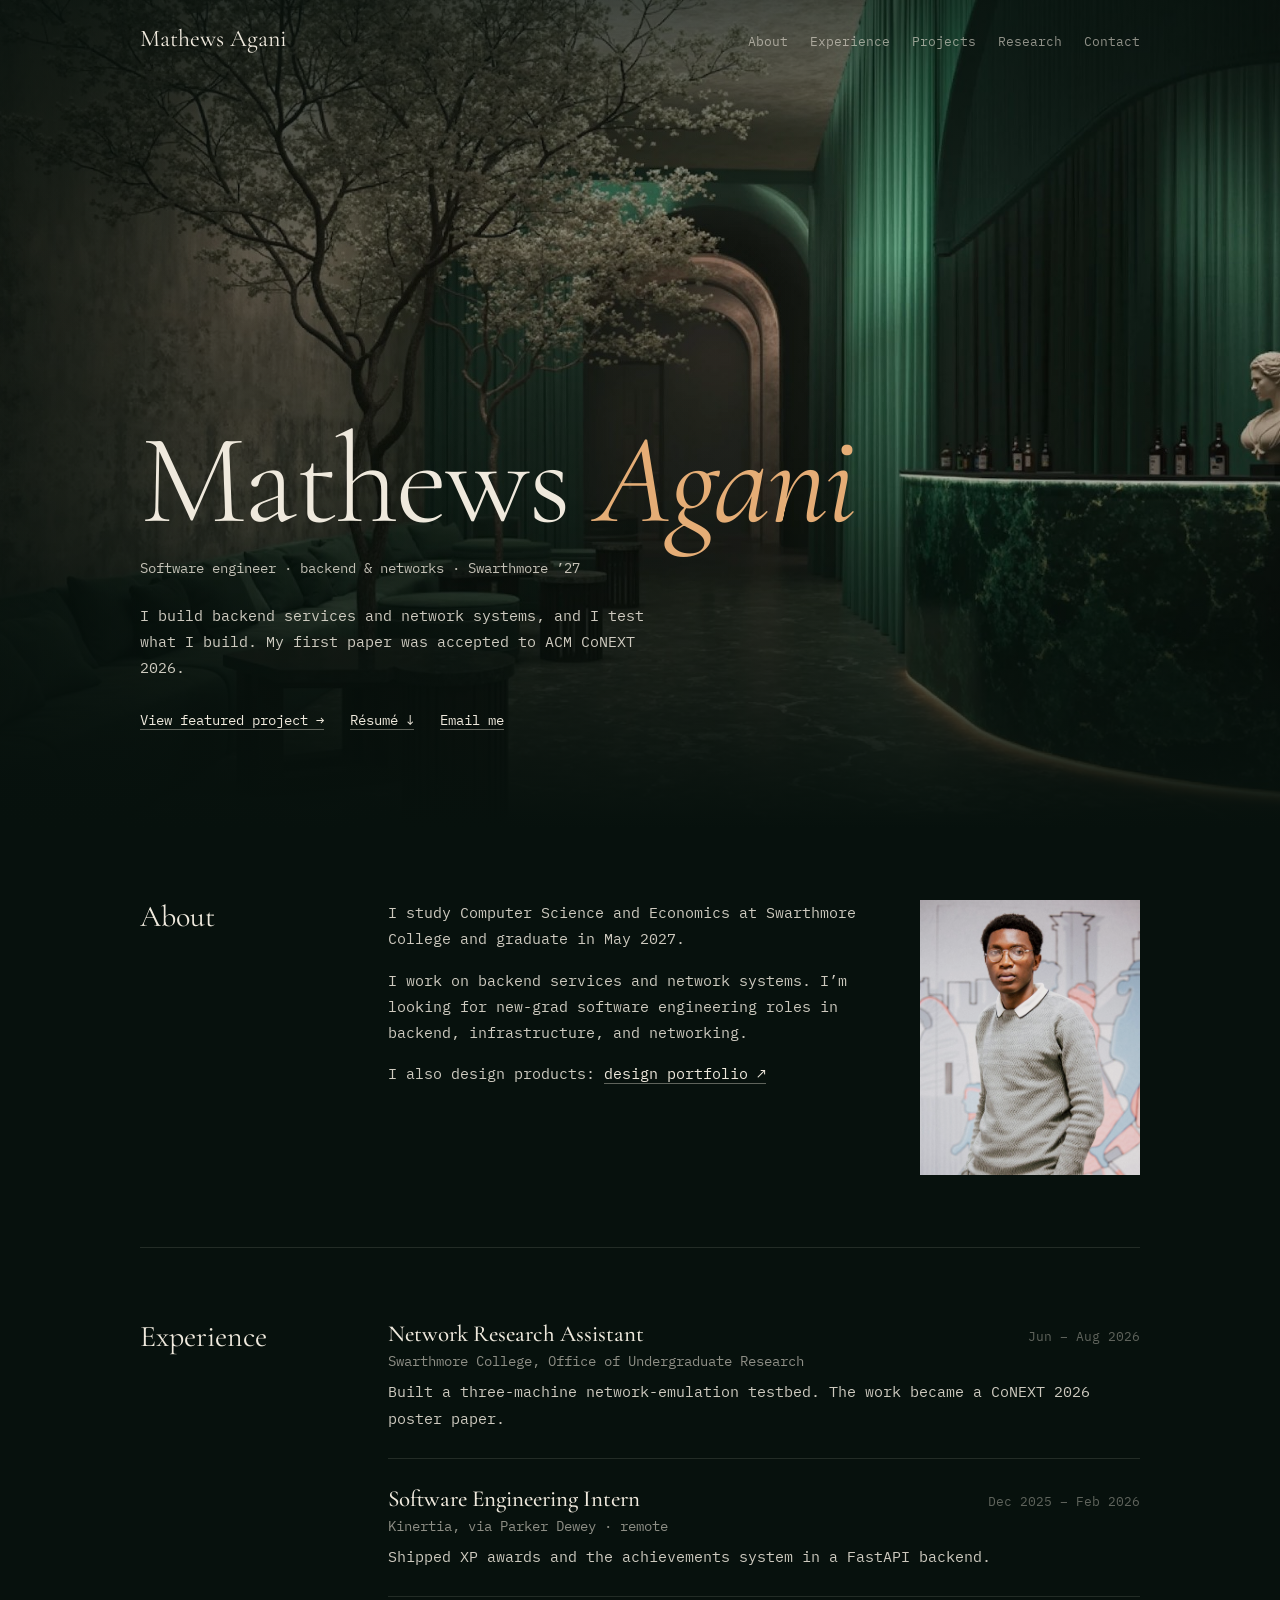
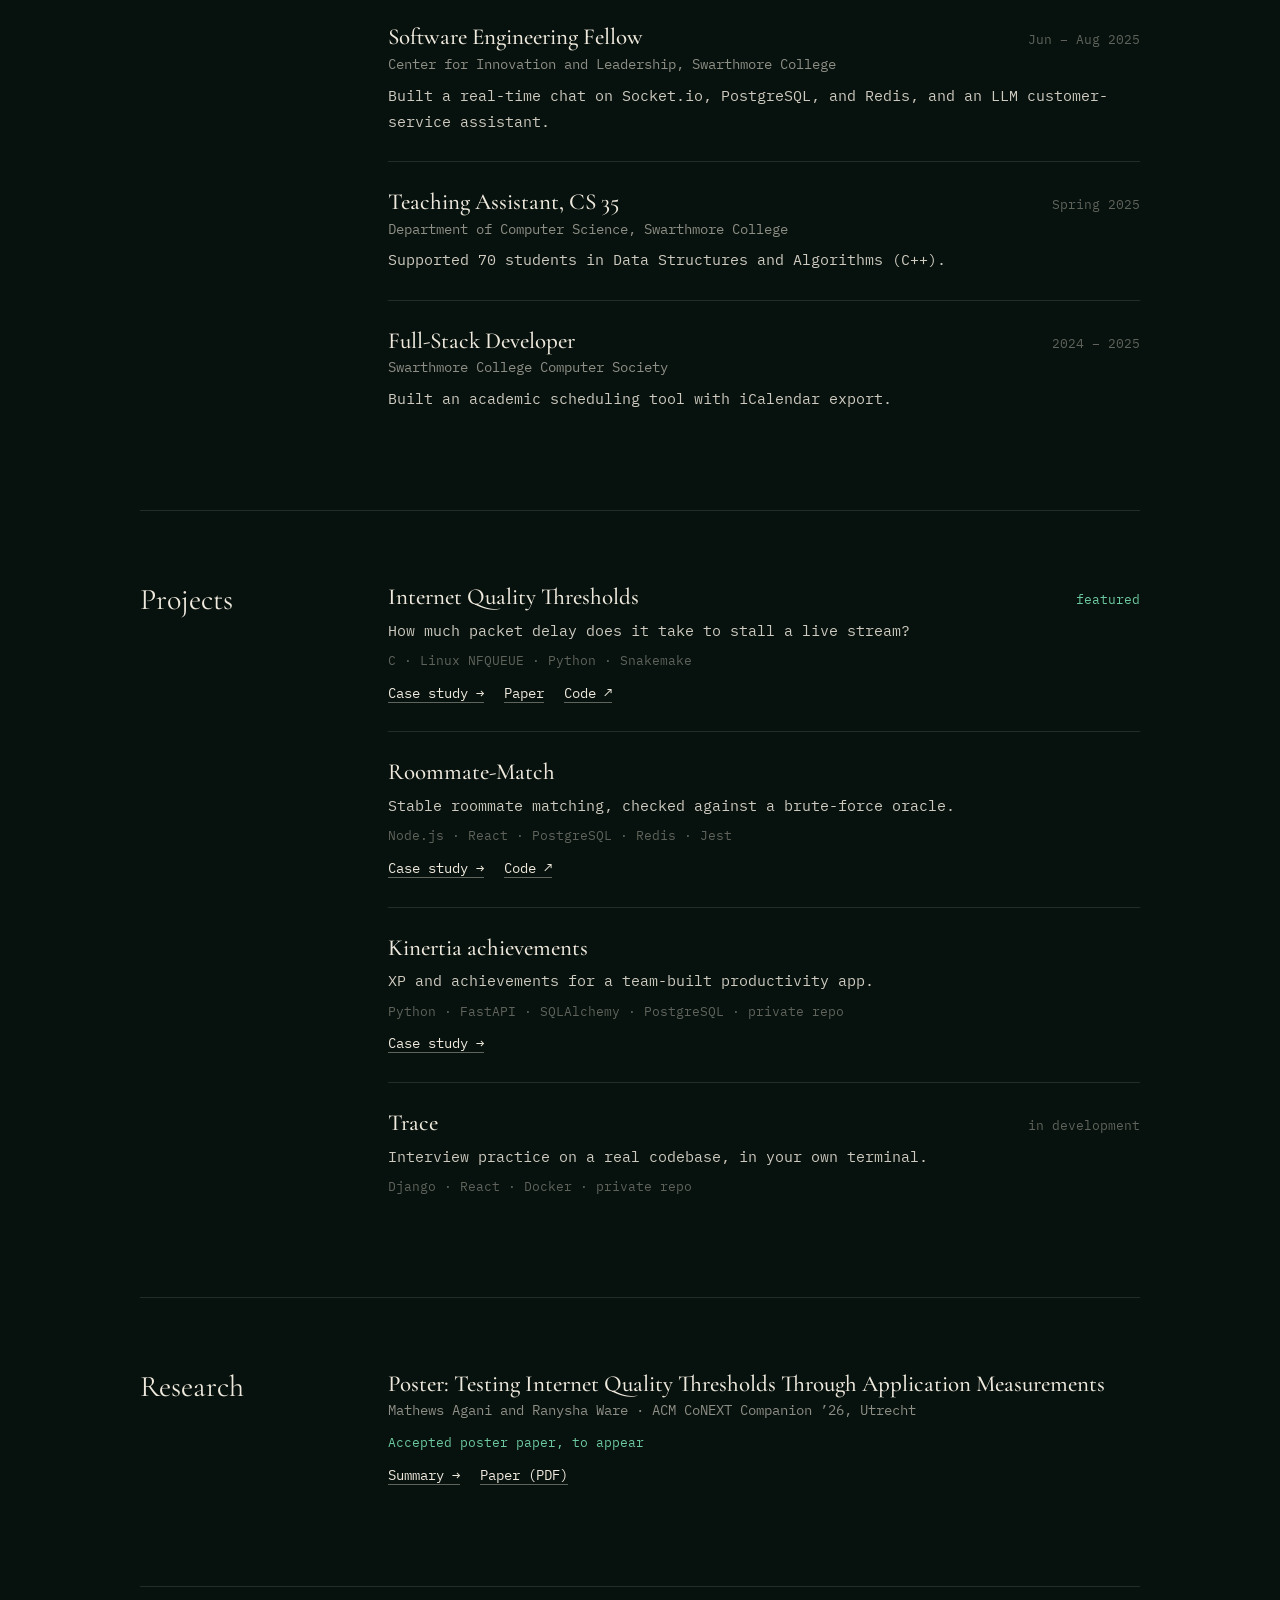
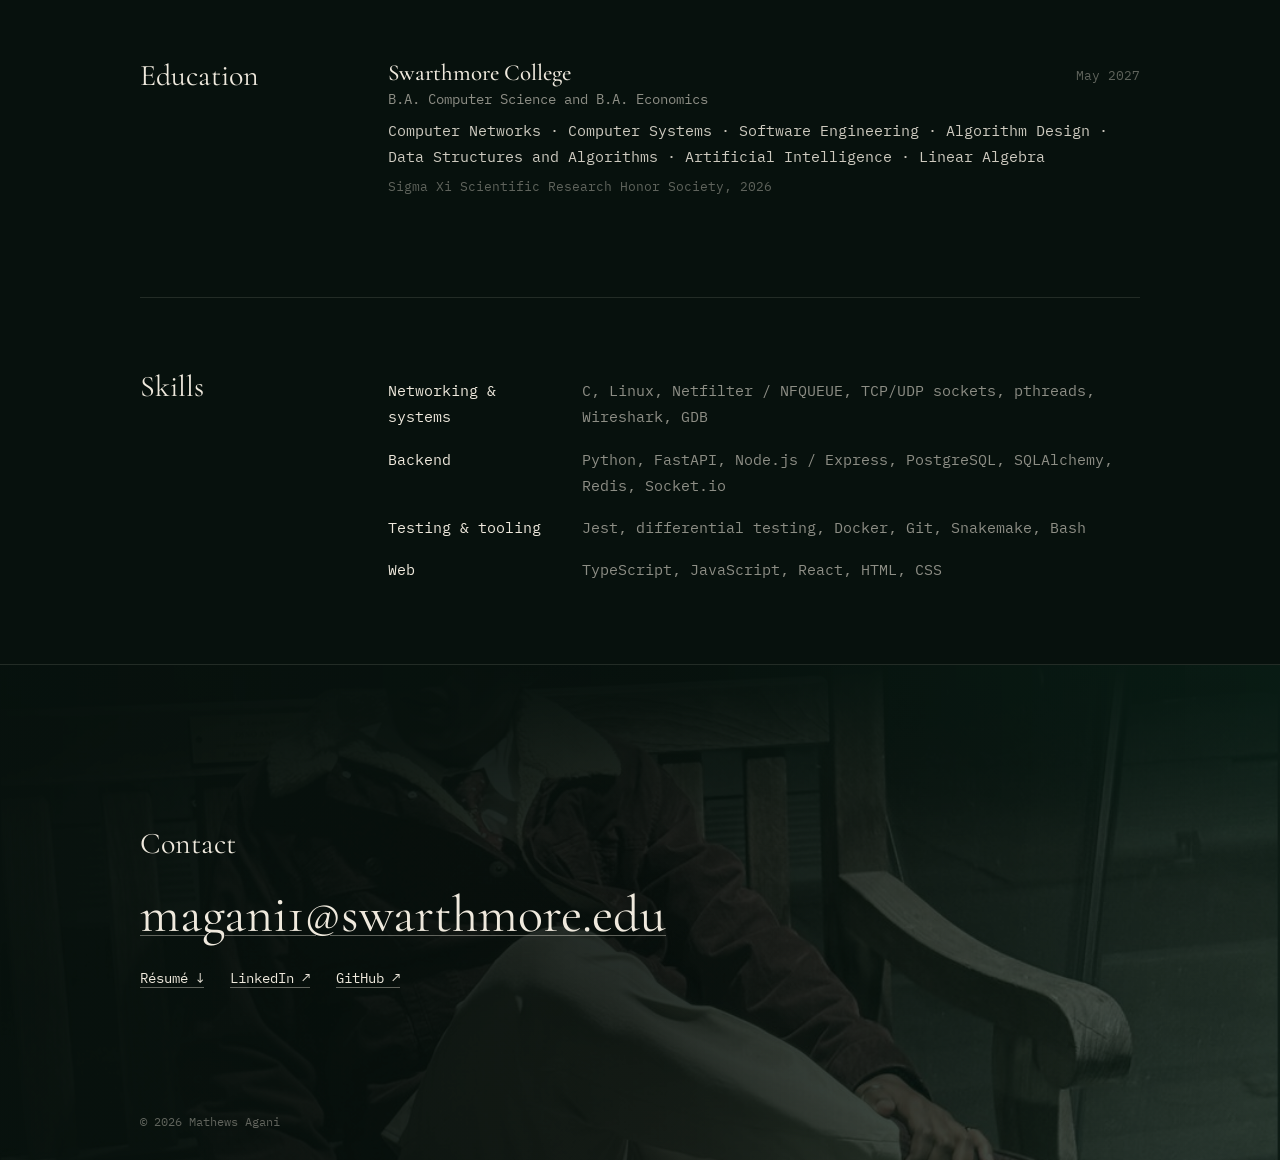
<file: index.html>
<!doctype html>
<html lang="en">
<head>
  <meta charset="utf-8">
  <meta name="viewport" content="width=device-width, initial-scale=1">
  <title>Mathews Agani</title>
  <meta name="description" content="Mathews Agani builds backend and network systems. Computer Science and Economics at Swarthmore College. Projects, research, and résumé.">
  <meta name="theme-color" content="#07110d">
  <link rel="icon" href="data:image/svg+xml,%3Csvg xmlns='http://www.w3.org/2000/svg' viewBox='0 0 32 32'%3E%3Crect width='32' height='32' fill='%230f3a2a'/%3E%3Ctext x='16' y='23' font-family='Georgia,serif' font-size='18' font-style='italic' fill='%23e5ad76' text-anchor='middle'%3EM%3C/text%3E%3C/svg%3E">
  <link rel="preconnect" href="https://fonts.googleapis.com">
  <link rel="preconnect" href="https://fonts.gstatic.com" crossorigin>
  <link rel="stylesheet" href="https://fonts.googleapis.com/css2?family=Cormorant+Garamond:ital,wght@0,300;0,400;0,500;1,400&family=IBM+Plex+Mono:wght@400;500&display=swap">
  <link rel="preload" as="image" href="assets/hero-lounge.jpg">
  <link rel="stylesheet" href="styles.css">
  <script>document.documentElement.classList.add('js');</script>
</head>
<body>
  <a class="skip-link" href="#main">Skip to content</a>

  <header class="site-header" id="site-header">
    <div class="header-inner">
      <a class="brand" href="#top">Mathews Agani</a>
      <nav aria-label="Primary">
        <ul class="nav-list">
          <li><a href="#about">About</a></li>
          <li><a href="#experience">Experience</a></li>
          <li><a href="#projects">Projects</a></li>
          <li><a href="#research">Research</a></li>
          <li><a href="#contact">Contact</a></li>
        </ul>
      </nav>
    </div>
  </header>

  <section class="hero" id="top" aria-labelledby="name">
    <div class="hero-bg"><img src="assets/hero-lounge.jpg" width="1770" height="1005" alt=""></div>
    <div class="hero-inner">
      <h1 id="name">Mathews <i>Agani</i></h1>
      <p class="role">Software engineer · backend &amp; networks · Swarthmore ’27</p>
      <p class="intro">I build backend services and network systems, and I test what I build. My first paper was accepted to ACM CoNEXT 2026.</p>
      <p class="links">
        <a href="internet-quality.html">View featured project →</a>
        <a href="assets/Mathews-Agani-CV.pdf" download>Résumé ↓</a>
        <a href="mailto:magani1@swarthmore.edu">Email me</a>
      </p>
    </div>
  </section>

  <main id="main" class="wrap">

    <section class="sec reveal" id="about" aria-labelledby="about-h">
      <h2 id="about-h">About</h2>
      <div class="about">
        <div class="prose">
          <p>I study Computer Science and Economics at Swarthmore College and graduate in May 2027.</p>
          <p>I work on backend services and network systems. I’m looking for new-grad software engineering roles in backend, infrastructure, and networking.</p>
          <p>I also design products: <a href="https://mathews-agani-design.magani1904767.chatgpt.site" rel="noopener">design portfolio ↗</a></p>
        </div>
        <figure class="portrait"><img src="assets/mathews-portrait.jpg" width="934" height="1400" loading="lazy" alt="Mathews Agani"></figure>
      </div>
    </section>

    <section class="sec reveal" id="experience" aria-labelledby="exp-h">
      <h2 id="exp-h">Experience</h2>
      <ol class="entries">
        <li>
          <div class="entry-head"><h3>Network Research Assistant</h3><span class="when">Jun – Aug 2026</span></div>
          <p class="org">Swarthmore College, Office of Undergraduate Research</p>
          <p class="desc">Built a three-machine network-emulation testbed. The work became a CoNEXT 2026 poster paper.</p>
        </li>
        <li>
          <div class="entry-head"><h3>Software Engineering Intern</h3><span class="when">Dec 2025 – Feb 2026</span></div>
          <p class="org">Kinertia, via Parker Dewey · remote</p>
          <p class="desc">Shipped XP awards and the achievements system in a FastAPI backend.</p>
        </li>
        <li>
          <div class="entry-head"><h3>Software Engineering Fellow</h3><span class="when">Jun – Aug 2025</span></div>
          <p class="org">Center for Innovation and Leadership, Swarthmore College</p>
          <p class="desc">Built a real-time chat on Socket.io, PostgreSQL, and Redis, and an LLM customer-service assistant.</p>
        </li>
        <li>
          <div class="entry-head"><h3>Teaching Assistant, CS 35</h3><span class="when">Spring 2025</span></div>
          <p class="org">Department of Computer Science, Swarthmore College</p>
          <p class="desc">Supported 70 students in Data Structures and Algorithms (C++).</p>
        </li>
        <li>
          <div class="entry-head"><h3>Full-Stack Developer</h3><span class="when">2024 – 2025</span></div>
          <p class="org">Swarthmore College Computer Society</p>
          <p class="desc">Built an academic scheduling tool with iCalendar export.</p>
        </li>
      </ol>
    </section>

    <section class="sec reveal" id="projects" aria-labelledby="proj-h">
      <h2 id="proj-h">Projects</h2>
      <ul class="entries">
        <li>
          <div class="entry-head"><h3>Internet Quality Thresholds</h3><span class="tag">featured</span></div>
          <p class="desc">How much packet delay does it take to stall a live stream?</p>
          <p class="meta">C · Linux NFQUEUE · Python · Snakemake</p>
          <p class="entry-links"><a href="internet-quality.html">Case study →</a><a href="assets/agani-ware-conext26-poster-paper.pdf">Paper</a><a href="https://github.com/rware/netgent/commits?author=Mathewagani" rel="noopener">Code ↗</a></p>
        </li>
        <li>
          <div class="entry-head"><h3>Roommate-Match</h3></div>
          <p class="desc">Stable roommate matching, checked against a brute-force oracle.</p>
          <p class="meta">Node.js · React · PostgreSQL · Redis · Jest</p>
          <p class="entry-links"><a href="roommate-match.html">Case study →</a><a href="https://github.com/Mathewlewisagani/Roommate-Match" rel="noopener">Code ↗</a></p>
        </li>
        <li>
          <div class="entry-head"><h3>Kinertia achievements</h3></div>
          <p class="desc">XP and achievements for a team-built productivity app.</p>
          <p class="meta">Python · FastAPI · SQLAlchemy · PostgreSQL · private repo</p>
          <p class="entry-links"><a href="kinertia.html">Case study →</a></p>
        </li>
        <li>
          <div class="entry-head"><h3>Trace</h3><span class="when">in development</span></div>
          <p class="desc">Interview practice on a real codebase, in your own terminal.</p>
          <p class="meta">Django · React · Docker · private repo</p>
        </li>
      </ul>
    </section>

    <section class="sec reveal" id="research" aria-labelledby="res-h">
      <h2 id="res-h">Research</h2>
      <ul class="entries">
        <li>
          <div class="entry-head"><h3>Poster: Testing Internet Quality Thresholds Through Application Measurements</h3></div>
          <p class="org">Mathews Agani and Ranysha Ware · ACM CoNEXT Companion ’26, Utrecht</p>
          <p class="desc"><span class="tag">Accepted poster paper, to appear</span></p>
          <p class="entry-links"><a href="research.html">Summary →</a><a href="assets/agani-ware-conext26-poster-paper.pdf">Paper (PDF)</a></p>
        </li>
      </ul>
    </section>

    <section class="sec reveal" id="education" aria-labelledby="edu-h">
      <h2 id="edu-h">Education</h2>
      <ul class="entries">
        <li>
          <div class="entry-head"><h3>Swarthmore College</h3><span class="when">May 2027</span></div>
          <p class="org">B.A. Computer Science and B.A. Economics</p>
          <p class="desc">Computer Networks · Computer Systems · Software Engineering · Algorithm Design · Data Structures and Algorithms · Artificial Intelligence · Linear Algebra</p>
          <p class="meta">Sigma Xi Scientific Research Honor Society, 2026</p>
        </li>
      </ul>
    </section>

    <section class="sec reveal" id="skills" aria-labelledby="skills-h">
      <h2 id="skills-h">Skills</h2>
      <dl class="skills">
        <div><dt>Networking &amp; systems</dt><dd>C, Linux, Netfilter / NFQUEUE, TCP/UDP sockets, pthreads, Wireshark, GDB</dd></div>
        <div><dt>Backend</dt><dd>Python, FastAPI, Node.js / Express, PostgreSQL, SQLAlchemy, Redis, Socket.io</dd></div>
        <div><dt>Testing &amp; tooling</dt><dd>Jest, differential testing, Docker, Git, Snakemake, Bash</dd></div>
        <div><dt>Web</dt><dd>TypeScript, JavaScript, React, HTML, CSS</dd></div>
      </dl>
    </section>
  </main>

  <footer class="contact" id="contact" aria-labelledby="contact-h">
    <div class="contact-bg" aria-hidden="true"><img src="assets/mathews-night.jpg" width="1076" height="1400" loading="lazy" alt=""></div>
    <div class="wrap">
      <h2 id="contact-h">Contact</h2>
      <a class="email" href="mailto:magani1@swarthmore.edu">magani1@swarthmore.edu</a>
      <p class="links">
        <a href="assets/Mathews-Agani-CV.pdf" download>Résumé ↓</a>
        <a href="https://www.linkedin.com/in/mathew-agani" rel="noopener">LinkedIn ↗</a>
        <a href="https://github.com/Mathewlewisagani" rel="noopener">GitHub ↗</a>
      </p>
      <p class="foot">© 2026 Mathews Agani</p>
    </div>
  </footer>

  <script src="script.js" defer></script>
</body>
</html>
</file>
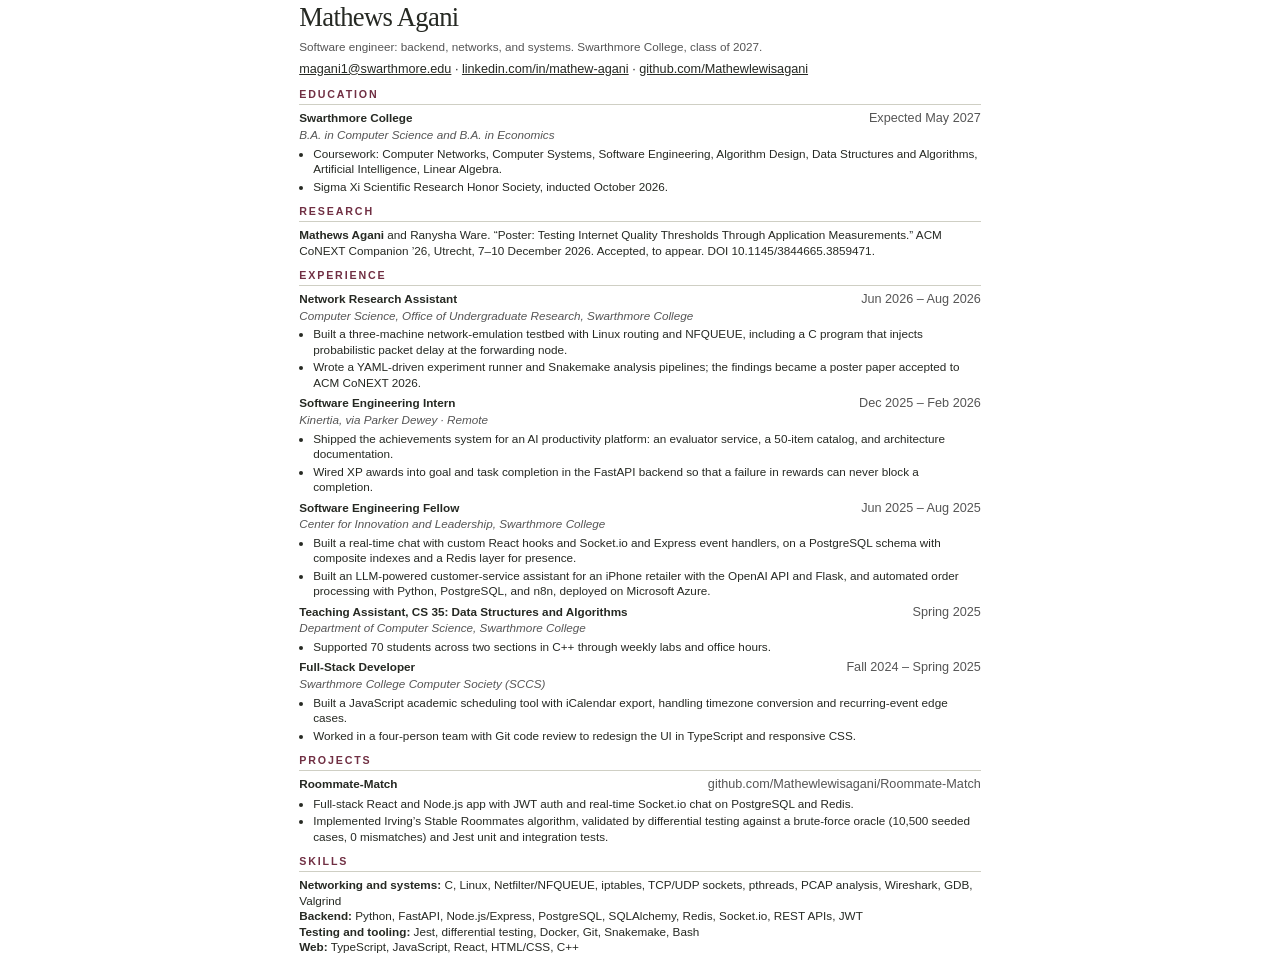
<file: cv.html>
<!doctype html>
<html lang="en">
<head>
<meta charset="utf-8">
<meta name="viewport" content="width=device-width, initial-scale=1">
<title>Mathews Agani — CV</title>
<meta name="robots" content="noindex">
<!-- Print source for assets/Mathews-Agani-CV.pdf. Same content as the CV sections of index.html. -->
<style>
  @page { size: Letter; margin: 0.45in 0.6in; }
  * { box-sizing: border-box; }
  body { font-family: "Helvetica Neue", Helvetica, Arial, sans-serif; color: #262923; font-size: 8.8pt; line-height: 1.32; margin: 0 auto; max-width: 7.1in; padding: 0; }
  h1 { font-family: Georgia, "Times New Roman", serif; font-weight: 400; font-size: 20pt; letter-spacing: -0.5pt; margin: 0; }
  .sub { color: #555; margin: 4px 0 0; }
  .links { margin: 6px 0 0; font-size: 9.5pt; }
  a { color: inherit; }
  h2 { font-size: 8pt; letter-spacing: 1.4pt; text-transform: uppercase; color: #702f43; border-bottom: 0.75pt solid #cfcfc4; padding-bottom: 3px; margin: 10px 0 5px; }
  .item { margin-bottom: 5px; break-inside: avoid; }
  .row { display: flex; justify-content: space-between; gap: 12px; align-items: baseline; }
  .row strong { font-weight: 600; }
  .row span { color: #555; white-space: nowrap; font-size: 9.5pt; }
  .org { color: #555; font-style: italic; }
  ul { margin: 3px 0 0; padding-left: 14px; }
  li { margin-bottom: 2px; }
  p { margin: 0; }
  @media print { body { padding: 0; } }
</style>
</head>
<body>
  <h1>Mathews Agani</h1>
  <p class="sub">Software engineer: backend, networks, and systems. Swarthmore College, class of 2027.</p>
  <p class="links"><a href="mailto:magani1@swarthmore.edu">magani1@swarthmore.edu</a> · <a href="https://www.linkedin.com/in/mathew-agani">linkedin.com/in/mathew-agani</a> · <a href="https://github.com/Mathewlewisagani">github.com/Mathewlewisagani</a></p>

  <h2>Education</h2>
  <div class="item">
    <div class="row"><strong>Swarthmore College</strong><span>Expected May 2027</span></div>
    <p class="org">B.A. in Computer Science and B.A. in Economics</p>
    <ul>
      <li>Coursework: Computer Networks, Computer Systems, Software Engineering, Algorithm Design, Data Structures and Algorithms, Artificial Intelligence, Linear Algebra.</li>
      <li>Sigma Xi Scientific Research Honor Society, inducted October 2026.</li>
    </ul>
  </div>

  <h2>Research</h2>
  <div class="item">
    <p><strong>Mathews Agani</strong> and Ranysha Ware. “Poster: Testing Internet Quality Thresholds Through Application Measurements.” ACM CoNEXT Companion ’26, Utrecht, 7–10 December 2026. Accepted, to appear. DOI 10.1145/3844665.3859471.</p>
  </div>

  <h2>Experience</h2>
  <div class="item">
    <div class="row"><strong>Network Research Assistant</strong><span>Jun 2026 – Aug 2026</span></div>
    <p class="org">Computer Science, Office of Undergraduate Research, Swarthmore College</p>
    <ul>
      <li>Built a three-machine network-emulation testbed with Linux routing and NFQUEUE, including a C program that injects probabilistic packet delay at the forwarding node.</li>
      <li>Wrote a YAML-driven experiment runner and Snakemake analysis pipelines; the findings became a poster paper accepted to ACM CoNEXT 2026.</li>
    </ul>
  </div>
  <div class="item">
    <div class="row"><strong>Software Engineering Intern</strong><span>Dec 2025 – Feb 2026</span></div>
    <p class="org">Kinertia, via Parker Dewey · Remote</p>
    <ul>
      <li>Shipped the achievements system for an AI productivity platform: an evaluator service, a 50-item catalog, and architecture documentation.</li>
      <li>Wired XP awards into goal and task completion in the FastAPI backend so that a failure in rewards can never block a completion.</li>
    </ul>
  </div>
  <div class="item">
    <div class="row"><strong>Software Engineering Fellow</strong><span>Jun 2025 – Aug 2025</span></div>
    <p class="org">Center for Innovation and Leadership, Swarthmore College</p>
    <ul>
      <li>Built a real-time chat with custom React hooks and Socket.io and Express event handlers, on a PostgreSQL schema with composite indexes and a Redis layer for presence.</li>
      <li>Built an LLM-powered customer-service assistant for an iPhone retailer with the OpenAI API and Flask, and automated order processing with Python, PostgreSQL, and n8n, deployed on Microsoft Azure.</li>
    </ul>
  </div>
  <div class="item">
    <div class="row"><strong>Teaching Assistant, CS 35: Data Structures and Algorithms</strong><span>Spring 2025</span></div>
    <p class="org">Department of Computer Science, Swarthmore College</p>
    <ul><li>Supported 70 students across two sections in C++ through weekly labs and office hours.</li></ul>
  </div>
  <div class="item">
    <div class="row"><strong>Full-Stack Developer</strong><span>Fall 2024 – Spring 2025</span></div>
    <p class="org">Swarthmore College Computer Society (SCCS)</p>
    <ul>
      <li>Built a JavaScript academic scheduling tool with iCalendar export, handling timezone conversion and recurring-event edge cases.</li>
      <li>Worked in a four-person team with Git code review to redesign the UI in TypeScript and responsive CSS.</li>
    </ul>
  </div>

  <h2>Projects</h2>
  <div class="item">
    <div class="row"><strong>Roommate-Match</strong><span>github.com/Mathewlewisagani/Roommate-Match</span></div>
    <ul>
      <li>Full-stack React and Node.js app with JWT auth and real-time Socket.io chat on PostgreSQL and Redis.</li>
      <li>Implemented Irving’s Stable Roommates algorithm, validated by differential testing against a brute-force oracle (10,500 seeded cases, 0 mismatches) and Jest unit and integration tests.</li>
    </ul>
  </div>

  <h2>Skills</h2>
  <div class="item">
    <p><strong>Networking and systems:</strong> C, Linux, Netfilter/NFQUEUE, iptables, TCP/UDP sockets, pthreads, PCAP analysis, Wireshark, GDB, Valgrind</p>
    <p><strong>Backend:</strong> Python, FastAPI, Node.js/Express, PostgreSQL, SQLAlchemy, Redis, Socket.io, REST APIs, JWT</p>
    <p><strong>Testing and tooling:</strong> Jest, differential testing, Docker, Git, Snakemake, Bash</p>
    <p><strong>Web:</strong> TypeScript, JavaScript, React, HTML/CSS, C++</p>
  </div>
</body>
</html>
</file>
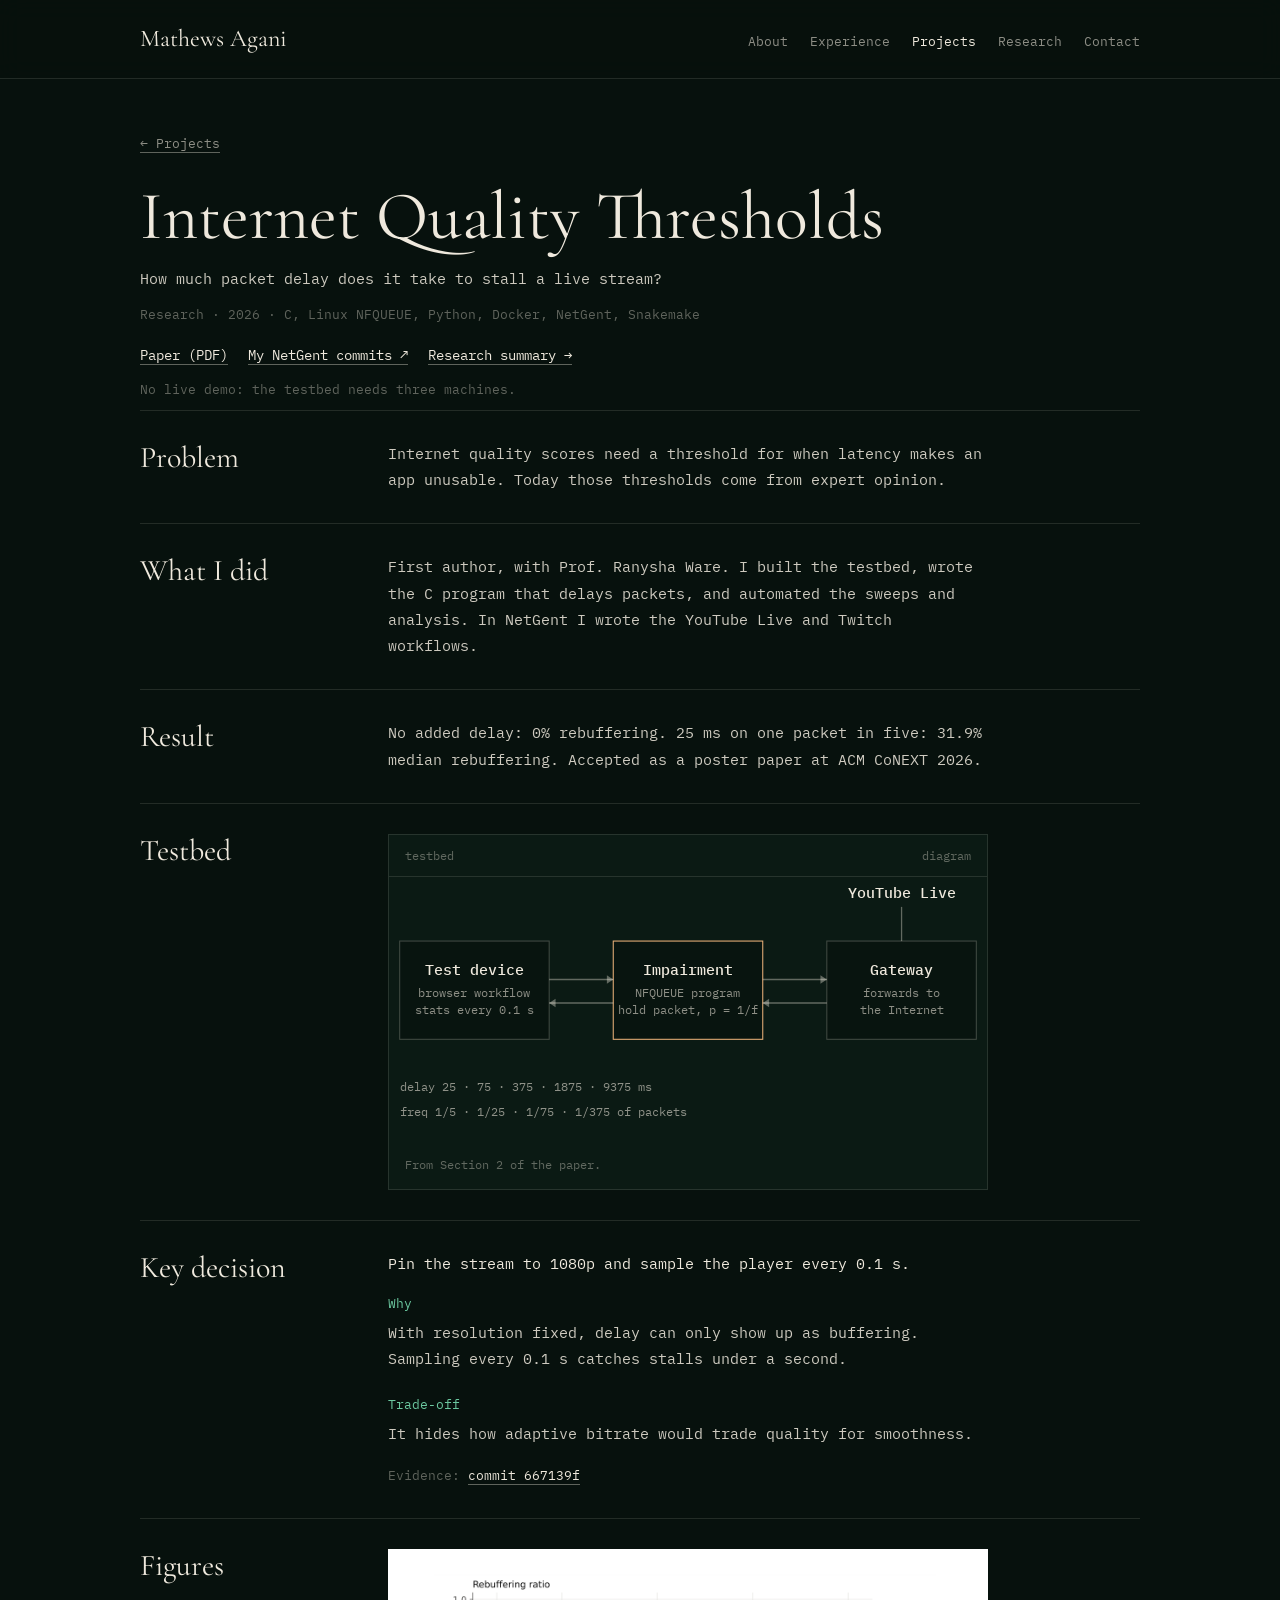
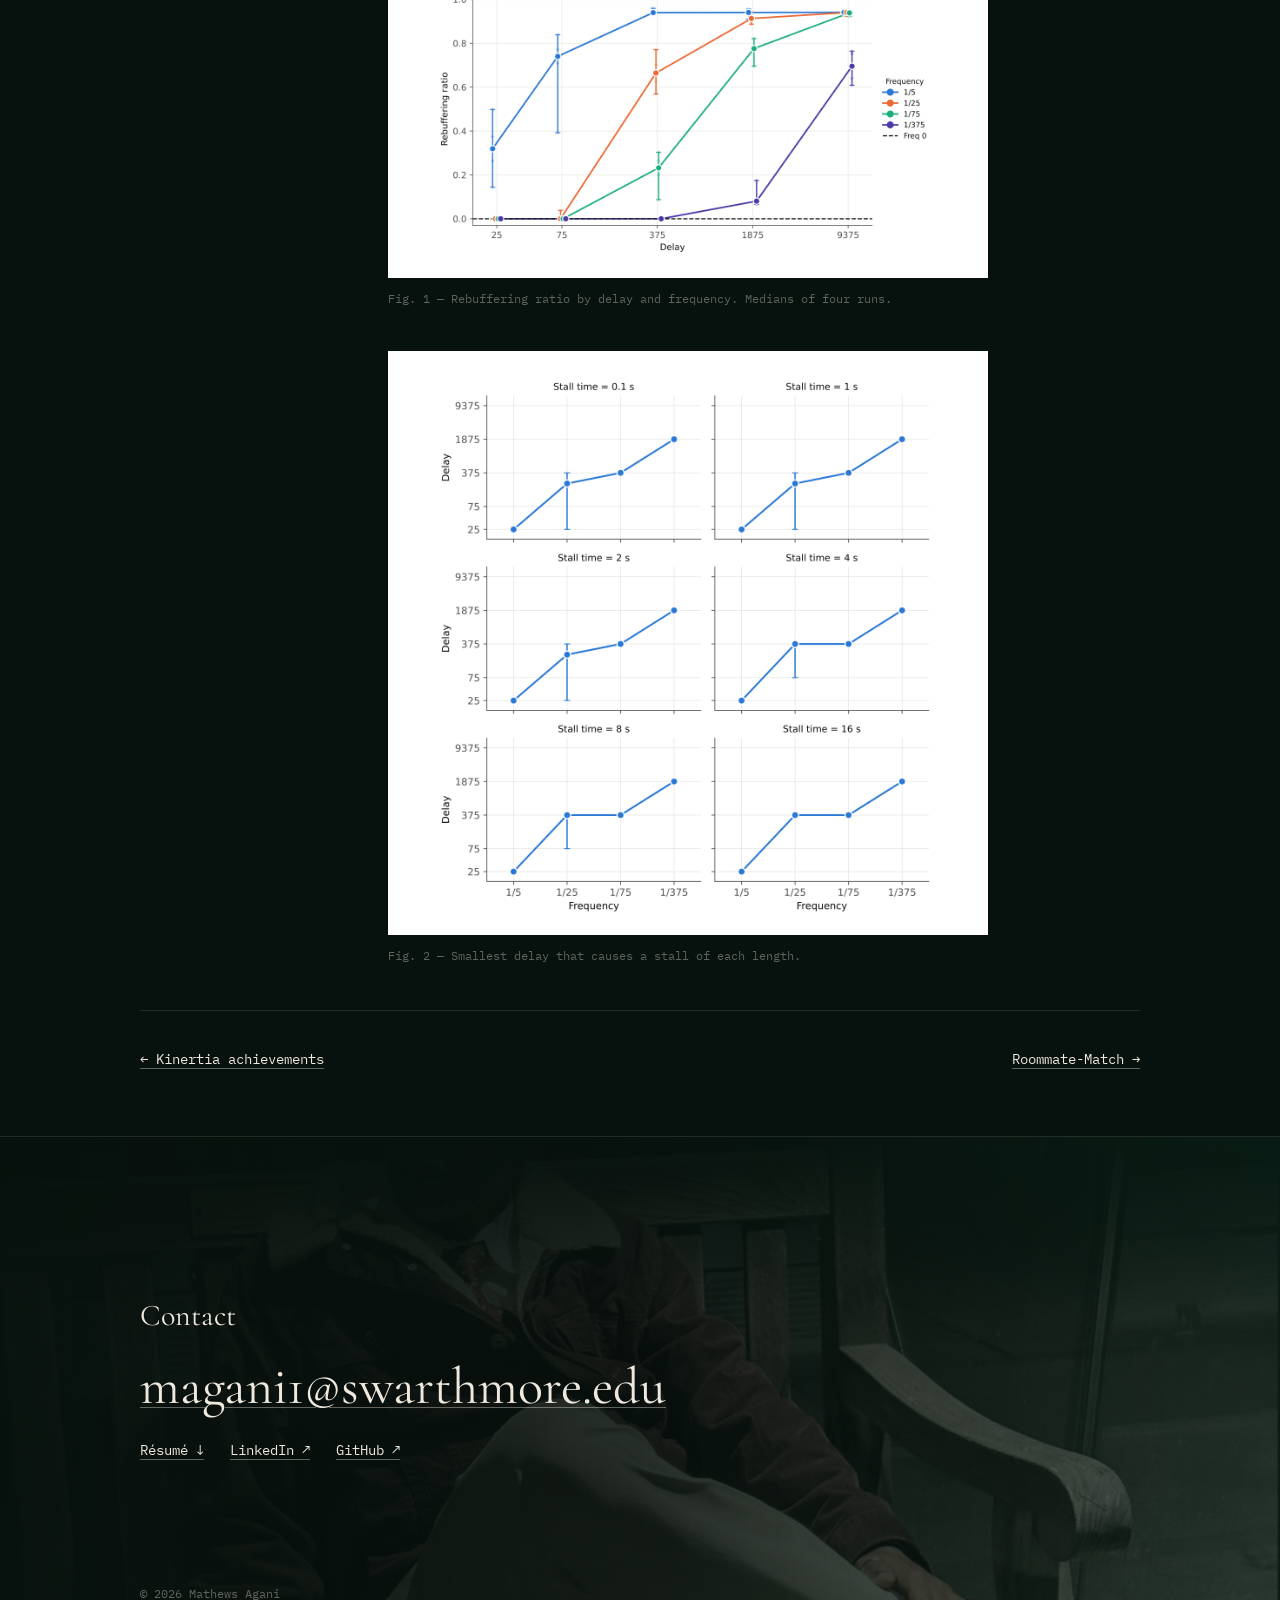
<file: internet-quality.html>
<!doctype html>
<html lang="en">
<head>
  <meta charset="utf-8">
  <meta name="viewport" content="width=device-width, initial-scale=1">
  <title>Internet Quality Thresholds — Mathews Agani</title>
  <meta name="description" content="A three-machine testbed that measures how much packet delay it takes to stall YouTube Live. ACM CoNEXT 2026 poster paper.">
  <meta name="theme-color" content="#07110d">
  <link rel="icon" href="data:image/svg+xml,%3Csvg xmlns='http://www.w3.org/2000/svg' viewBox='0 0 32 32'%3E%3Crect width='32' height='32' fill='%230f3a2a'/%3E%3Ctext x='16' y='23' font-family='Georgia,serif' font-size='18' font-style='italic' fill='%23e5ad76' text-anchor='middle'%3EM%3C/text%3E%3C/svg%3E">
  <link rel="preconnect" href="https://fonts.googleapis.com">
  <link rel="preconnect" href="https://fonts.gstatic.com" crossorigin>
  <link rel="stylesheet" href="https://fonts.googleapis.com/css2?family=Cormorant+Garamond:ital,wght@0,300;0,400;0,500;1,400&family=IBM+Plex+Mono:wght@400;500&display=swap">
  <link rel="stylesheet" href="styles.css">
  <script>document.documentElement.classList.add('js');</script>
</head>
<body class="no-hero">
  <a class="skip-link" href="#main">Skip to content</a>
  <header class="site-header" id="site-header">
    <div class="header-inner">
      <a class="brand" href="index.html">Mathews Agani</a>
      <nav aria-label="Primary">
        <ul class="nav-list">
          <li><a href="index.html#about">About</a></li>
          <li><a href="index.html#experience">Experience</a></li>
          <li><a href="index.html#projects" aria-current="page">Projects</a></li>
          <li><a href="research.html">Research</a></li>
          <li><a href="#contact">Contact</a></li>
        </ul>
      </nav>
    </div>
  </header>
  <main id="main" class="wrap">

    <section class="page-top">
      <a class="back" href="index.html#projects">← Projects</a>
      <h1>Internet Quality Thresholds</h1>
      <p class="lede">How much packet delay does it take to stall a live stream?</p>
      <p class="meta">Research · 2026 · C, Linux NFQUEUE, Python, Docker, NetGent, Snakemake</p>
      <p class="entry-links"><a href="assets/agani-ware-conext26-poster-paper.pdf">Paper (PDF)</a><a href="https://github.com/rware/netgent/commits?author=Mathewagani" rel="noopener">My NetGent commits ↗</a><a href="research.html">Research summary →</a></p>
      <p class="meta">No live demo: the testbed needs three machines.</p>
    </section>

    <section class="sec reveal">
      <h2>Problem</h2>
      <div class="prose"><p>Internet quality scores need a threshold for when latency makes an app unusable. Today those thresholds come from expert opinion.</p></div>
    </section>

    <section class="sec reveal">
      <h2>What I did</h2>
      <div class="prose"><p>First author, with Prof. Ranysha Ware. I built the testbed, wrote the C program that delays packets, and automated the sweeps and analysis. In NetGent I wrote the YouTube Live and Twitch workflows.</p></div>
    </section>

    <section class="sec reveal">
      <h2>Result</h2>
      <div class="prose"><p>No added delay: 0% rebuffering. 25 ms on one packet in five: 31.9% median rebuffering. Accepted as a poster paper at ACM CoNEXT 2026.</p></div>
    </section>

    <section class="sec reveal">
      <h2>Testbed</h2>
      <div class="prose"><figure class="panel">
  <div class="panel-bar"><span>testbed</span><span>diagram</span></div>
  <svg class="diagram" viewBox="0 0 560 250" role="img" aria-labelledby="tb-t tb-d">
    <title id="tb-t">Testbed topology</title>
    <desc id="tb-d">A test device running a browser sends traffic through an impairment machine, which holds selected packets in an NFQUEUE program, then through a gateway to YouTube Live on the Internet.</desc>
    <g class="d-box"><rect x="10" y="60" width="140" height="92"/><rect x="210" y="60" width="140" height="92" class="d-accent"/><rect x="410" y="60" width="140" height="92"/></g>
    <g class="d-line"><line x1="150" y1="96" x2="210" y2="96"/><line x1="350" y1="96" x2="410" y2="96"/><line x1="210" y1="118" x2="150" y2="118"/><line x1="410" y1="118" x2="350" y2="118"/><line x1="480" y1="60" x2="480" y2="28"/></g>
    <g class="d-arrow"><path d="M204 92l6 4-6 4z"/><path d="M404 92l6 4-6 4z"/><path d="M156 114l-6 4 6 4z"/><path d="M356 114l-6 4 6 4z"/></g>
    <g class="d-title"><text x="80" y="92" text-anchor="middle">Test device</text><text x="280" y="92" text-anchor="middle">Impairment</text><text x="480" y="92" text-anchor="middle">Gateway</text><text x="480" y="20" text-anchor="middle">YouTube Live</text></g>
    <g class="d-note"><text x="80" y="112" text-anchor="middle">browser workflow</text><text x="80" y="128" text-anchor="middle">stats every 0.1 s</text><text x="280" y="112" text-anchor="middle">NFQUEUE program</text><text x="280" y="128" text-anchor="middle">hold packet, p = 1/f</text><text x="480" y="112" text-anchor="middle">forwards to</text><text x="480" y="128" text-anchor="middle">the Internet</text></g>
    <g class="d-mono"><text x="10" y="200">delay  25 · 75 · 375 · 1875 · 9375 ms</text><text x="10" y="224">freq   1/5 · 1/25 · 1/75 · 1/375 of packets</text></g>
  </svg>
  <figcaption>From Section 2 of the paper.</figcaption>
</figure></div>
    </section>

    <section class="sec reveal">
      <h2>Key decision</h2>
      <div class="prose"><p style="color:var(--ivory)">Pin the stream to 1080p and sample the player every 0.1 s.</p><dl class="kv" style="margin-top:16px"><div><dt>Why</dt><dd>With resolution fixed, delay can only show up as buffering. Sampling every 0.1 s catches stalls under a second.</dd></div><div><dt>Trade-off</dt><dd>It hides how adaptive bitrate would trade quality for smoothness.</dd></div></dl><p class="evidence-ref">Evidence: <a href="https://github.com/rware/netgent/commit/667139f35de7291603b895adcb74d5b00f877f72" rel="noopener">commit 667139f</a></p></div>
    </section>

    <section class="sec reveal">
      <h2>Figures</h2>
      <div class="prose"><div class="figures">
  <figure class="figure">
    <img src="assets/qoe-fig1-rebuffering.png" width="1380" height="756" loading="lazy" alt="Line chart of rebuffering ratio against injected delay for four delay frequencies. With one packet in five delayed, the ratio starts near 0.3 at 25 milliseconds and climbs above 0.9. Lower frequencies stay near zero until larger delays.">
    <figcaption>Fig. 1 — Rebuffering ratio by delay and frequency. Medians of four runs.</figcaption>
  </figure>
  <figure class="figure">
    <img src="assets/qoe-fig2-stall-thresholds.png" width="1380" height="1344" loading="lazy" alt="Six small charts, one per stall length from 0.1 to 16 seconds, each showing the smallest injected delay at which a run counts as degraded for each delay frequency. The six charts look nearly the same.">
    <figcaption>Fig. 2 — Smallest delay that causes a stall of each length.</figcaption>
  </figure>
</div></div>
    </section>

    <!-- REFLECTION (internet-quality): none supplied yet. -->

    <nav class="pager" aria-label="More projects"><a href="kinertia.html">← Kinertia achievements</a><a href="roommate-match.html">Roommate-Match →</a></nav>
  </main>
  <footer class="contact" id="contact" aria-labelledby="contact-h">
    <div class="contact-bg" aria-hidden="true"><img src="assets/mathews-night.jpg" width="1076" height="1400" loading="lazy" alt=""></div>
    <div class="wrap">
      <h2 id="contact-h">Contact</h2>
      <a class="email" href="mailto:magani1@swarthmore.edu">magani1@swarthmore.edu</a>
      <p class="links">
        <a href="assets/Mathews-Agani-CV.pdf" download>Résumé ↓</a>
        <a href="https://www.linkedin.com/in/mathew-agani" rel="noopener">LinkedIn ↗</a>
        <a href="https://github.com/Mathewlewisagani" rel="noopener">GitHub ↗</a>
      </p>
      <p class="foot">© 2026 Mathews Agani</p>
    </div>
  </footer>
  <script src="script.js" defer></script>
</body>
</html>
</file>
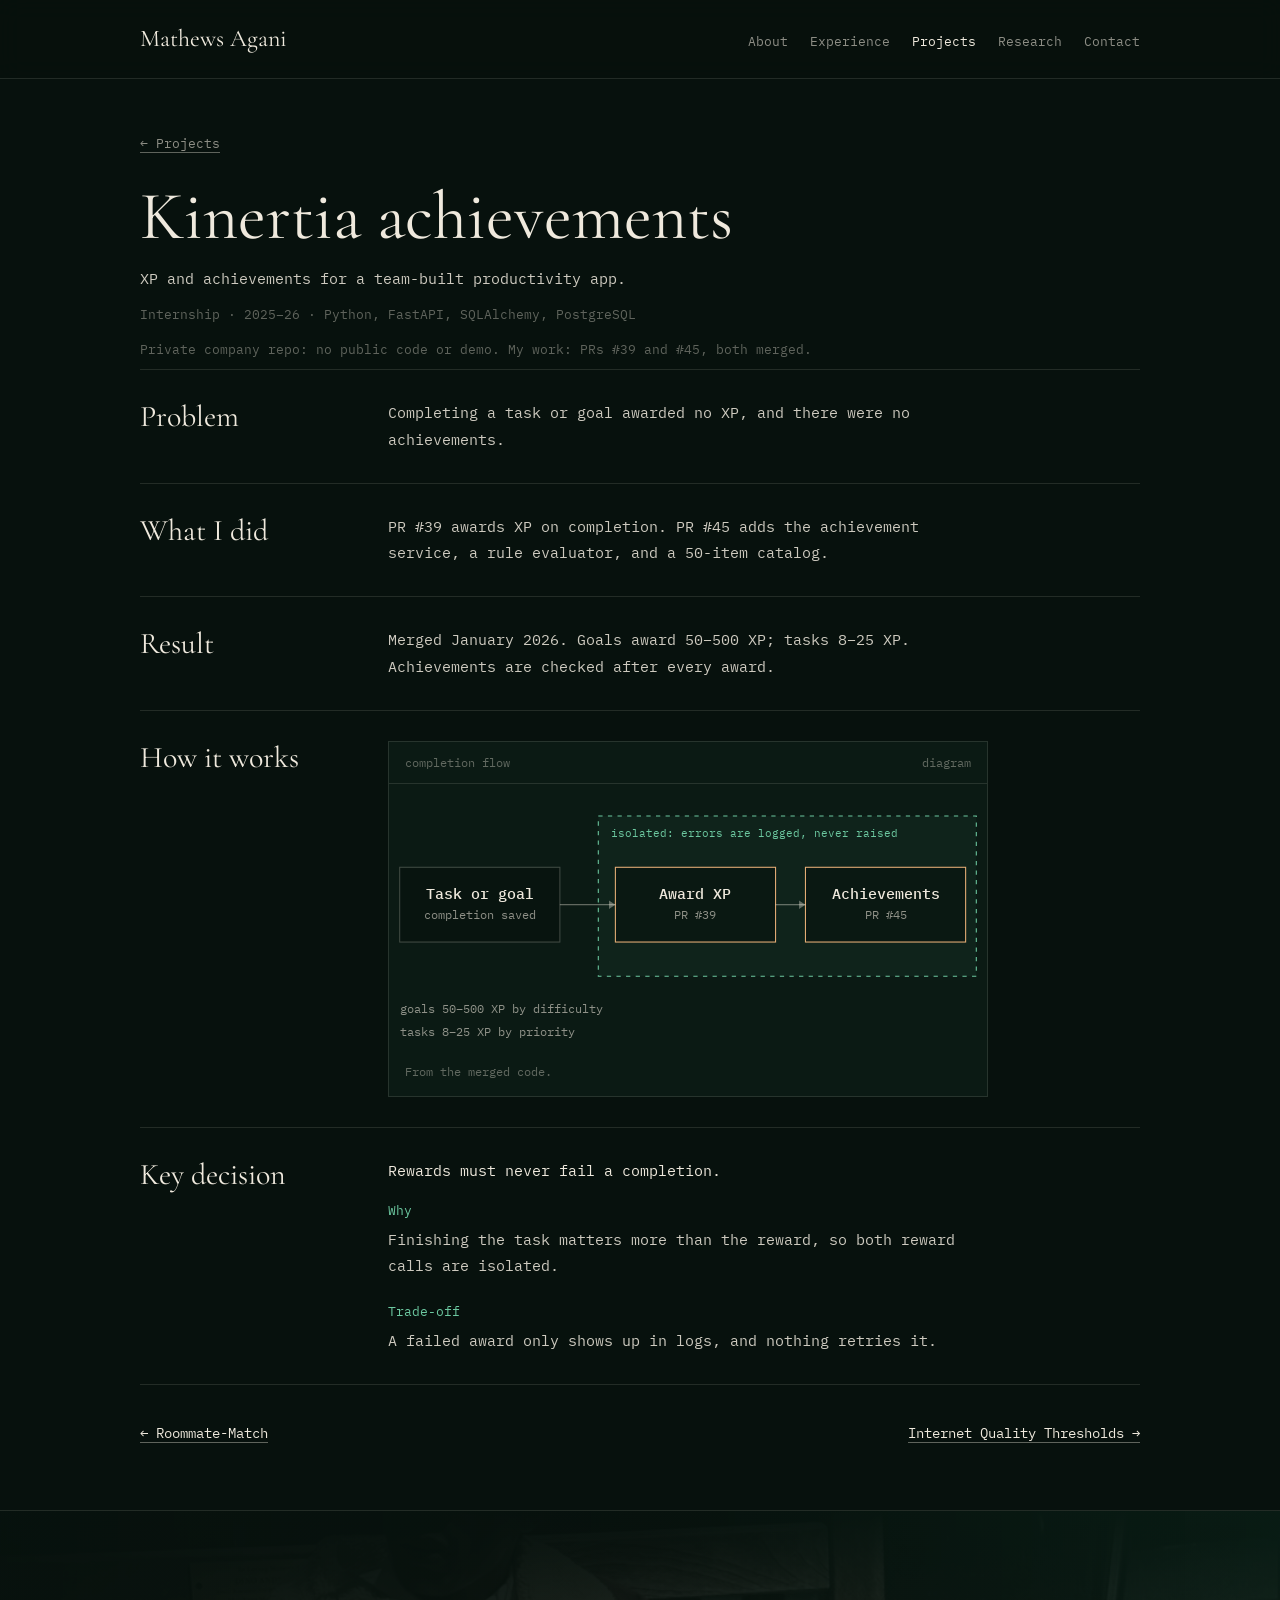
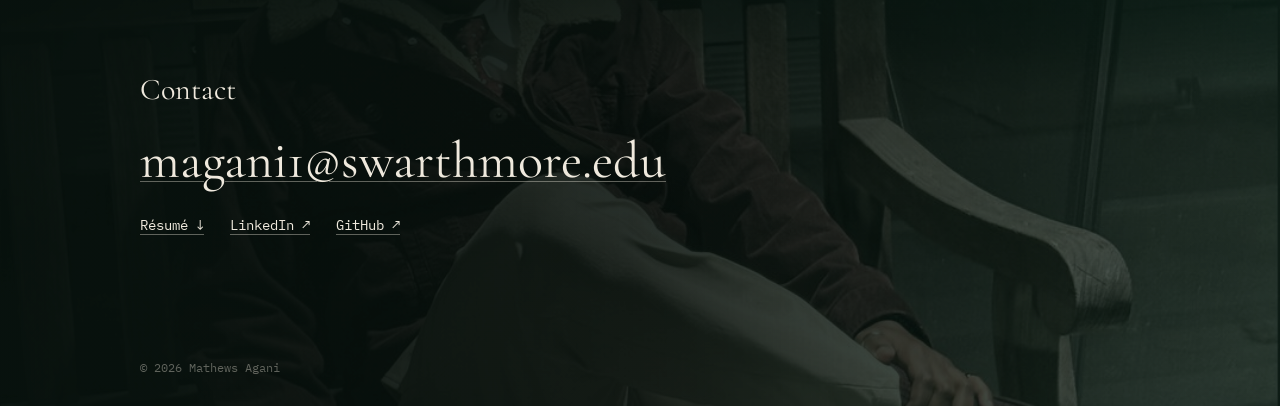
<file: kinertia.html>
<!doctype html>
<html lang="en">
<head>
  <meta charset="utf-8">
  <meta name="viewport" content="width=device-width, initial-scale=1">
  <title>Kinertia achievements — Mathews Agani</title>
  <meta name="description" content="XP awards and an achievements system shipped in a team-built FastAPI productivity app.">
  <meta name="theme-color" content="#07110d">
  <link rel="icon" href="data:image/svg+xml,%3Csvg xmlns='http://www.w3.org/2000/svg' viewBox='0 0 32 32'%3E%3Crect width='32' height='32' fill='%230f3a2a'/%3E%3Ctext x='16' y='23' font-family='Georgia,serif' font-size='18' font-style='italic' fill='%23e5ad76' text-anchor='middle'%3EM%3C/text%3E%3C/svg%3E">
  <link rel="preconnect" href="https://fonts.googleapis.com">
  <link rel="preconnect" href="https://fonts.gstatic.com" crossorigin>
  <link rel="stylesheet" href="https://fonts.googleapis.com/css2?family=Cormorant+Garamond:ital,wght@0,300;0,400;0,500;1,400&family=IBM+Plex+Mono:wght@400;500&display=swap">
  <link rel="stylesheet" href="styles.css">
  <script>document.documentElement.classList.add('js');</script>
</head>
<body class="no-hero">
  <a class="skip-link" href="#main">Skip to content</a>
  <header class="site-header" id="site-header">
    <div class="header-inner">
      <a class="brand" href="index.html">Mathews Agani</a>
      <nav aria-label="Primary">
        <ul class="nav-list">
          <li><a href="index.html#about">About</a></li>
          <li><a href="index.html#experience">Experience</a></li>
          <li><a href="index.html#projects" aria-current="page">Projects</a></li>
          <li><a href="research.html">Research</a></li>
          <li><a href="#contact">Contact</a></li>
        </ul>
      </nav>
    </div>
  </header>
  <main id="main" class="wrap">

    <section class="page-top">
      <a class="back" href="index.html#projects">← Projects</a>
      <h1>Kinertia achievements</h1>
      <p class="lede">XP and achievements for a team-built productivity app.</p>
      <p class="meta">Internship · 2025–26 · Python, FastAPI, SQLAlchemy, PostgreSQL</p>
      
      <p class="meta">Private company repo: no public code or demo. My work: PRs #39 and #45, both merged.</p>
    </section>

    <section class="sec reveal">
      <h2>Problem</h2>
      <div class="prose"><p>Completing a task or goal awarded no XP, and there were no achievements.</p></div>
    </section>

    <section class="sec reveal">
      <h2>What I did</h2>
      <div class="prose"><p>PR #39 awards XP on completion. PR #45 adds the achievement service, a rule evaluator, and a 50-item catalog.</p></div>
    </section>

    <section class="sec reveal">
      <h2>Result</h2>
      <div class="prose"><p>Merged January 2026. Goals award 50–500 XP; tasks 8–25 XP. Achievements are checked after every award.</p></div>
    </section>

    <section class="sec reveal">
      <h2>How it works</h2>
      <div class="prose"><figure class="panel">
  <div class="panel-bar"><span>completion flow</span><span>diagram</span></div>
  <svg class="diagram" viewBox="0 0 560 250" role="img" aria-labelledby="kn-t kn-d">
    <title id="kn-t">Completion flow</title>
    <desc id="kn-d">Completing a task or goal saves the completion first. Awarding XP and checking achievements run afterwards in an isolated step, so a failure there is logged and never fails the completion.</desc>
    <rect class="d-zone" x="196" y="30" width="354" height="150"/>
    <text class="d-zone-label" x="208" y="50">isolated: errors are logged, never raised</text>
    <g class="d-box"><rect x="10" y="78" width="150" height="70"/><rect x="212" y="78" width="150" height="70" class="d-accent"/><rect x="390" y="78" width="150" height="70" class="d-accent"/></g>
    <g class="d-line"><line x1="160" y1="113" x2="212" y2="113"/><line x1="362" y1="113" x2="390" y2="113"/></g>
    <g class="d-arrow"><path d="M206 109l6 4-6 4z"/><path d="M384 109l6 4-6 4z"/></g>
    <g class="d-title"><text x="85" y="108" text-anchor="middle">Task or goal</text><text x="287" y="108" text-anchor="middle">Award XP</text><text x="465" y="108" text-anchor="middle">Achievements</text></g>
    <g class="d-note"><text x="85" y="126" text-anchor="middle">completion saved</text><text x="287" y="126" text-anchor="middle">PR #39</text><text x="465" y="126" text-anchor="middle">PR #45</text></g>
    <g class="d-mono"><text x="10" y="214">goals  50–500 XP by difficulty</text><text x="10" y="236">tasks  8–25 XP by priority</text></g>
  </svg>
  <figcaption>From the merged code.</figcaption>
</figure></div>
    </section>

    <section class="sec reveal">
      <h2>Key decision</h2>
      <div class="prose"><p style="color:var(--ivory)">Rewards must never fail a completion.</p><dl class="kv" style="margin-top:16px"><div><dt>Why</dt><dd>Finishing the task matters more than the reward, so both reward calls are isolated.</dd></div><div><dt>Trade-off</dt><dd>A failed award only shows up in logs, and nothing retries it.</dd></div></dl></div>
    </section>

    <!-- REFLECTION (kinertia): none supplied yet. -->

    <nav class="pager" aria-label="More projects"><a href="roommate-match.html">← Roommate-Match</a><a href="internet-quality.html">Internet Quality Thresholds →</a></nav>
  </main>
  <footer class="contact" id="contact" aria-labelledby="contact-h">
    <div class="contact-bg" aria-hidden="true"><img src="assets/mathews-night.jpg" width="1076" height="1400" loading="lazy" alt=""></div>
    <div class="wrap">
      <h2 id="contact-h">Contact</h2>
      <a class="email" href="mailto:magani1@swarthmore.edu">magani1@swarthmore.edu</a>
      <p class="links">
        <a href="assets/Mathews-Agani-CV.pdf" download>Résumé ↓</a>
        <a href="https://www.linkedin.com/in/mathew-agani" rel="noopener">LinkedIn ↗</a>
        <a href="https://github.com/Mathewlewisagani" rel="noopener">GitHub ↗</a>
      </p>
      <p class="foot">© 2026 Mathews Agani</p>
    </div>
  </footer>
  <script src="script.js" defer></script>
</body>
</html>
</file>
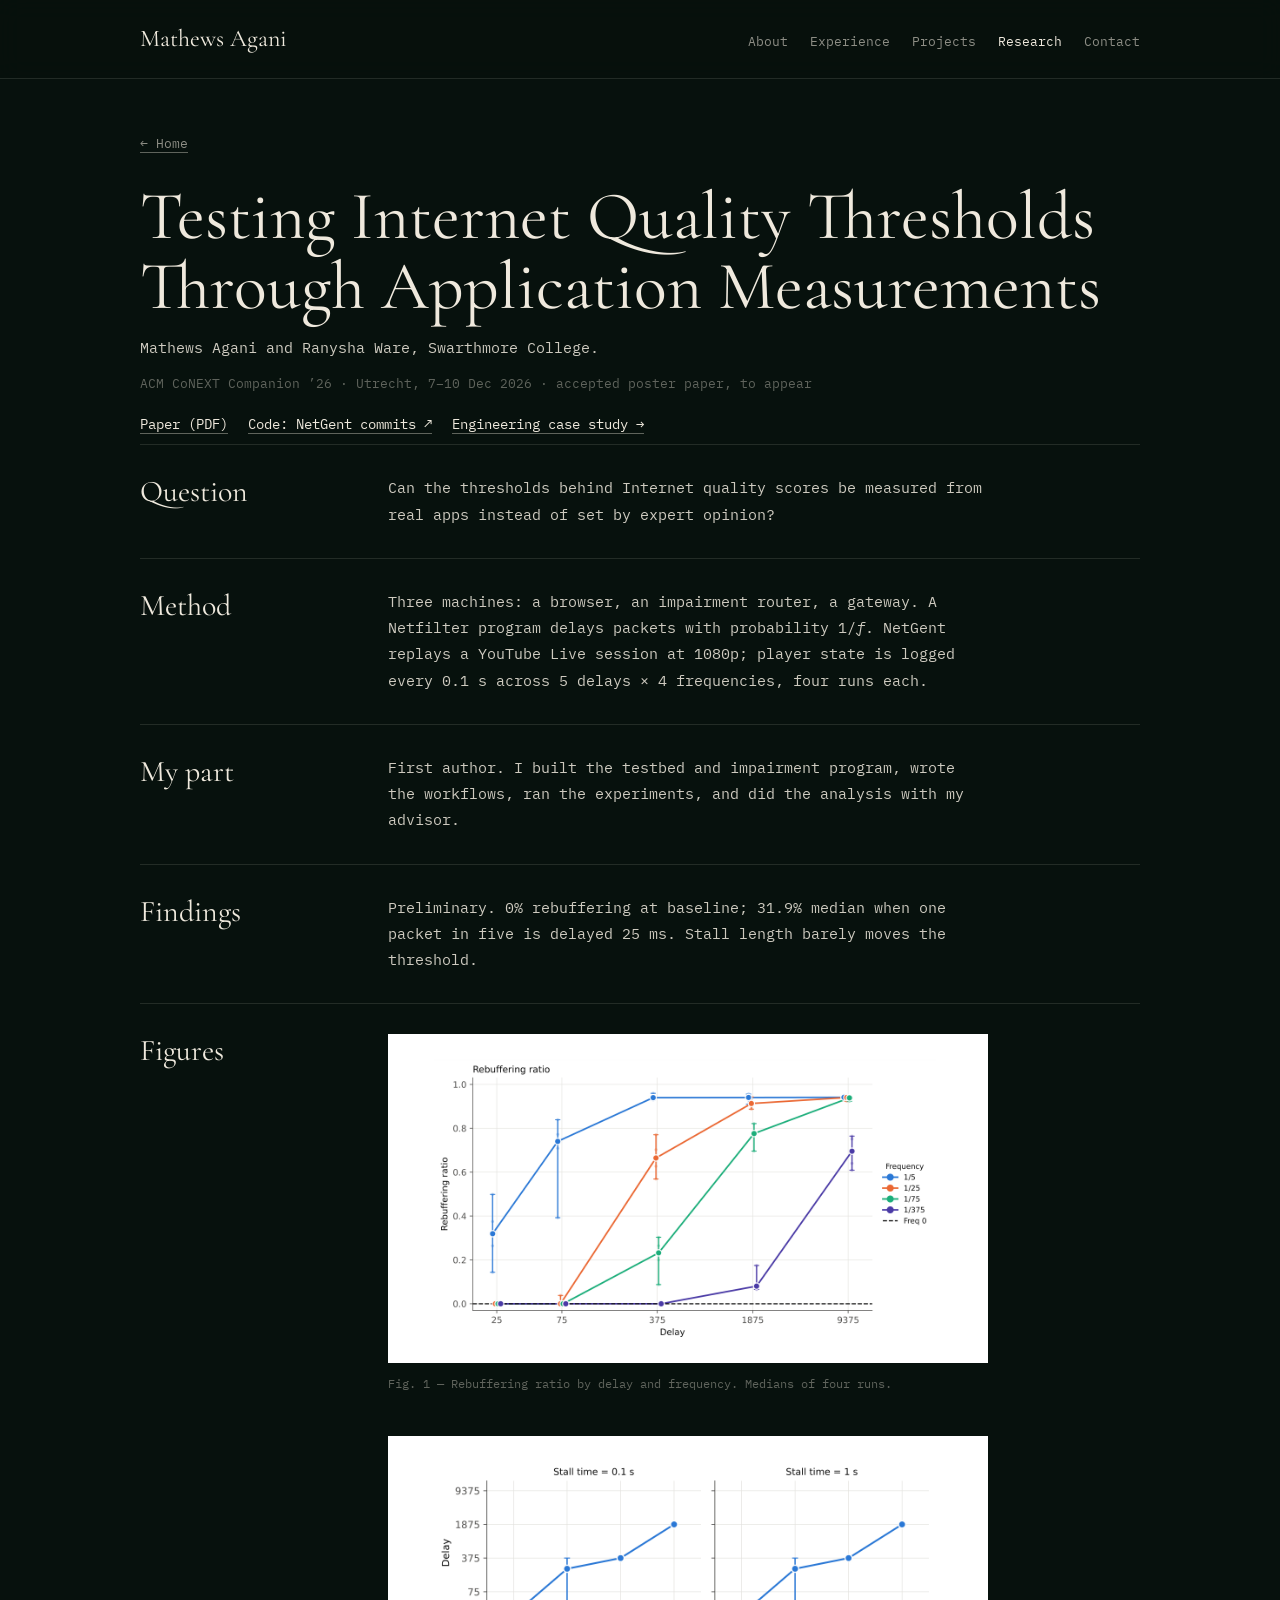
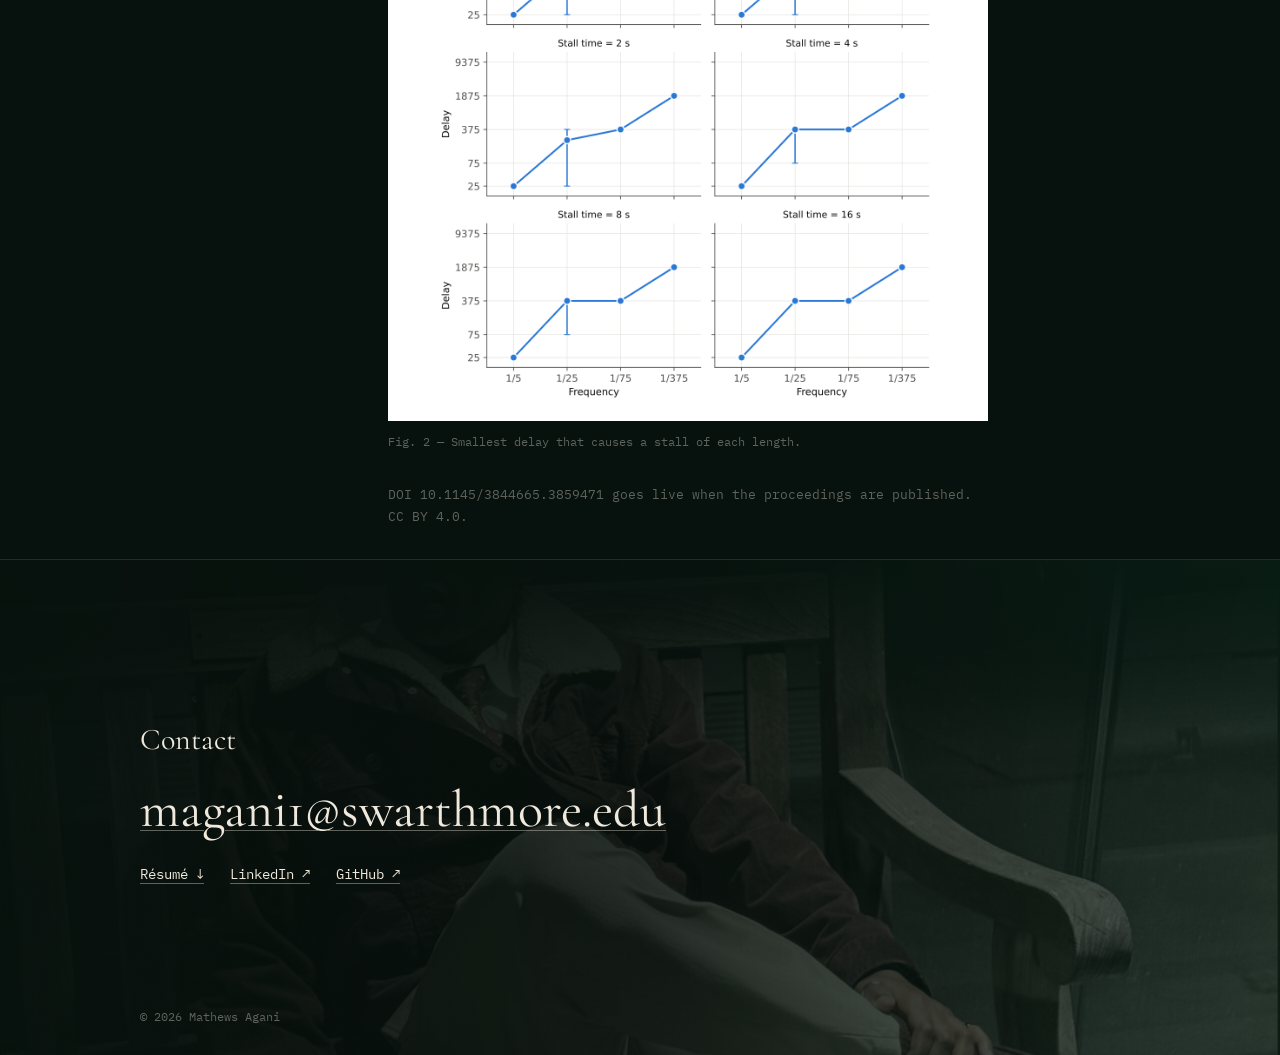
<file: research.html>
<!doctype html>
<html lang="en">
<head>
  <meta charset="utf-8">
  <meta name="viewport" content="width=device-width, initial-scale=1">
  <title>Research — Mathews Agani</title>
  <meta name="description" content="Poster: Testing Internet Quality Thresholds Through Application Measurements. Mathews Agani and Ranysha Ware. ACM CoNEXT Companion 2026.">
  <meta name="theme-color" content="#07110d">
  <link rel="icon" href="data:image/svg+xml,%3Csvg xmlns='http://www.w3.org/2000/svg' viewBox='0 0 32 32'%3E%3Crect width='32' height='32' fill='%230f3a2a'/%3E%3Ctext x='16' y='23' font-family='Georgia,serif' font-size='18' font-style='italic' fill='%23e5ad76' text-anchor='middle'%3EM%3C/text%3E%3C/svg%3E">
  <link rel="preconnect" href="https://fonts.googleapis.com">
  <link rel="preconnect" href="https://fonts.gstatic.com" crossorigin>
  <link rel="stylesheet" href="https://fonts.googleapis.com/css2?family=Cormorant+Garamond:ital,wght@0,300;0,400;0,500;1,400&family=IBM+Plex+Mono:wght@400;500&display=swap">
  <link rel="stylesheet" href="styles.css">
  <script>document.documentElement.classList.add('js');</script>
</head>
<body class="no-hero">
  <a class="skip-link" href="#main">Skip to content</a>
  <header class="site-header" id="site-header">
    <div class="header-inner">
      <a class="brand" href="index.html">Mathews Agani</a>
      <nav aria-label="Primary">
        <ul class="nav-list">
          <li><a href="index.html#about">About</a></li>
          <li><a href="index.html#experience">Experience</a></li>
          <li><a href="index.html#projects">Projects</a></li>
          <li><a href="research.html" aria-current="page">Research</a></li>
          <li><a href="#contact">Contact</a></li>
        </ul>
      </nav>
    </div>
  </header>
  <main id="main" class="wrap">

    <section class="page-top">
      <a class="back" href="index.html#research">← Home</a>
      <h1>Testing Internet Quality Thresholds Through Application Measurements</h1>
      <p class="lede">Mathews Agani and Ranysha Ware, Swarthmore College.</p>
      <p class="meta">ACM CoNEXT Companion ’26 · Utrecht, 7–10 Dec 2026 · accepted poster paper, to appear</p>
      <p class="entry-links"><a href="assets/agani-ware-conext26-poster-paper.pdf">Paper (PDF)</a><a href="https://github.com/rware/netgent/commits?author=Mathewagani" rel="noopener">Code: NetGent commits ↗</a><a href="internet-quality.html">Engineering case study →</a></p>
      
    </section>

    <section class="sec reveal">
      <h2>Question</h2>
      <div class="prose"><p>Can the thresholds behind Internet quality scores be measured from real apps instead of set by expert opinion?</p></div>
    </section>

    <section class="sec reveal">
      <h2>Method</h2>
      <div class="prose"><p>Three machines: a browser, an impairment router, a gateway. A Netfilter program delays packets with probability 1/<i>f</i>. NetGent replays a YouTube Live session at 1080p; player state is logged every 0.1 s across 5 delays × 4 frequencies, four runs each.</p></div>
    </section>

    <section class="sec reveal">
      <h2>My part</h2>
      <div class="prose"><p>First author. I built the testbed and impairment program, wrote the workflows, ran the experiments, and did the analysis with my advisor.</p></div>
    </section>

    <section class="sec reveal">
      <h2>Findings</h2>
      <div class="prose"><p>Preliminary. 0% rebuffering at baseline; 31.9% median when one packet in five is delayed 25 ms. Stall length barely moves the threshold.</p></div>
    </section>

    <section class="sec reveal">
      <h2>Figures</h2>
      <div class="prose"><div class="figures">
  <figure class="figure">
    <img src="assets/qoe-fig1-rebuffering.png" width="1380" height="756" loading="lazy" alt="Line chart of rebuffering ratio against injected delay for four delay frequencies. With one packet in five delayed, the ratio starts near 0.3 at 25 milliseconds and climbs above 0.9. Lower frequencies stay near zero until larger delays.">
    <figcaption>Fig. 1 — Rebuffering ratio by delay and frequency. Medians of four runs.</figcaption>
  </figure>
  <figure class="figure">
    <img src="assets/qoe-fig2-stall-thresholds.png" width="1380" height="1344" loading="lazy" alt="Six small charts, one per stall length from 0.1 to 16 seconds, each showing the smallest injected delay at which a run counts as degraded for each delay frequency. The six charts look nearly the same.">
    <figcaption>Fig. 2 — Smallest delay that causes a stall of each length.</figcaption>
  </figure>
</div><p class="evidence-ref">DOI 10.1145/3844665.3859471 goes live when the proceedings are published. CC BY 4.0.</p></div>
    </section>
  </main>
  <footer class="contact" id="contact" aria-labelledby="contact-h">
    <div class="contact-bg" aria-hidden="true"><img src="assets/mathews-night.jpg" width="1076" height="1400" loading="lazy" alt=""></div>
    <div class="wrap">
      <h2 id="contact-h">Contact</h2>
      <a class="email" href="mailto:magani1@swarthmore.edu">magani1@swarthmore.edu</a>
      <p class="links">
        <a href="assets/Mathews-Agani-CV.pdf" download>Résumé ↓</a>
        <a href="https://www.linkedin.com/in/mathew-agani" rel="noopener">LinkedIn ↗</a>
        <a href="https://github.com/Mathewlewisagani" rel="noopener">GitHub ↗</a>
      </p>
      <p class="foot">© 2026 Mathews Agani</p>
    </div>
  </footer>
  <script src="script.js" defer></script>
</body>
</html>
</file>
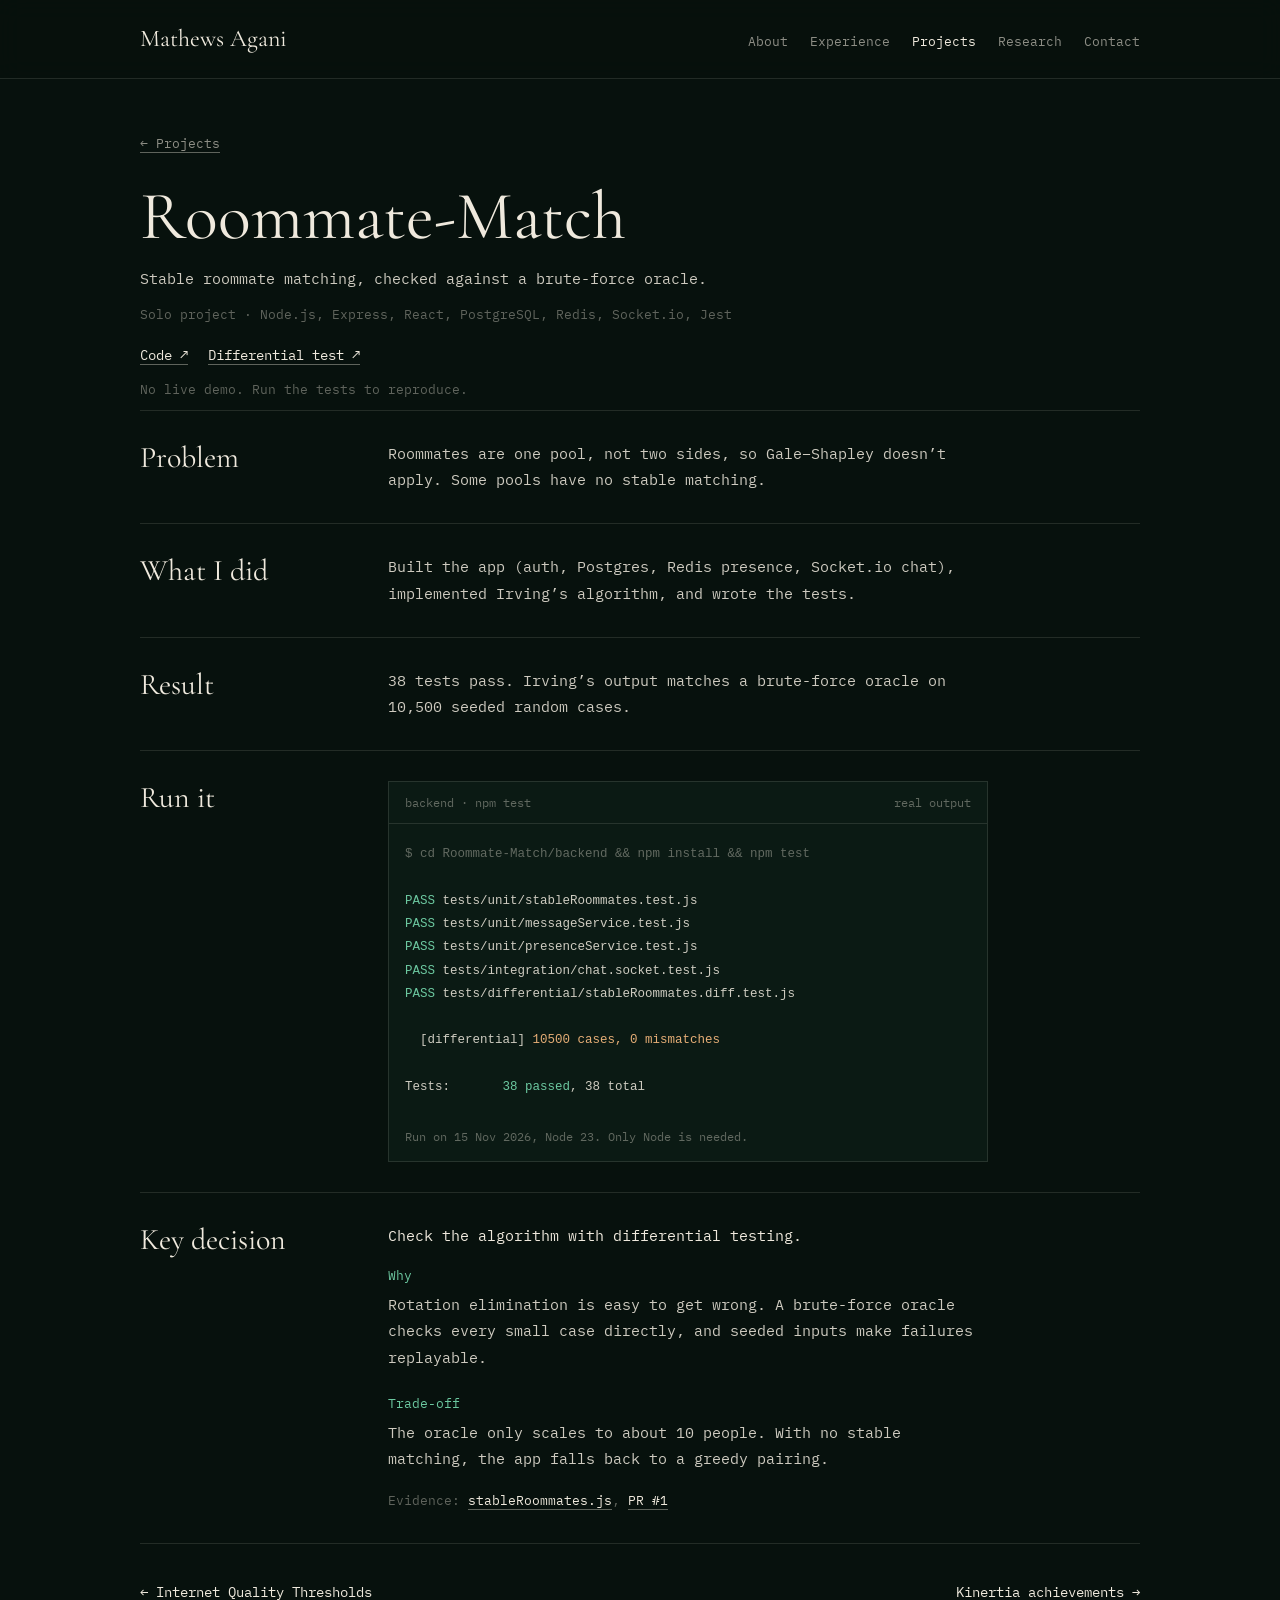
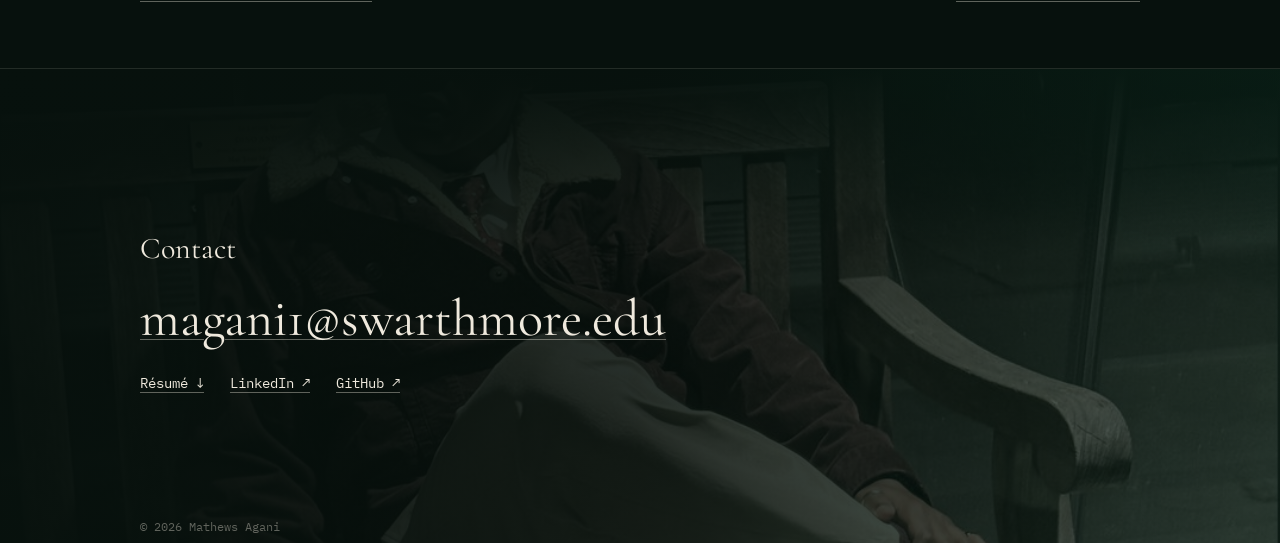
<file: roommate-match.html>
<!doctype html>
<html lang="en">
<head>
  <meta charset="utf-8">
  <meta name="viewport" content="width=device-width, initial-scale=1">
  <title>Roommate-Match — Mathews Agani</title>
  <meta name="description" content="Roommate matching with Irving's Stable Roommates algorithm, verified by differential testing against a brute-force oracle.">
  <meta name="theme-color" content="#07110d">
  <link rel="icon" href="data:image/svg+xml,%3Csvg xmlns='http://www.w3.org/2000/svg' viewBox='0 0 32 32'%3E%3Crect width='32' height='32' fill='%230f3a2a'/%3E%3Ctext x='16' y='23' font-family='Georgia,serif' font-size='18' font-style='italic' fill='%23e5ad76' text-anchor='middle'%3EM%3C/text%3E%3C/svg%3E">
  <link rel="preconnect" href="https://fonts.googleapis.com">
  <link rel="preconnect" href="https://fonts.gstatic.com" crossorigin>
  <link rel="stylesheet" href="https://fonts.googleapis.com/css2?family=Cormorant+Garamond:ital,wght@0,300;0,400;0,500;1,400&family=IBM+Plex+Mono:wght@400;500&display=swap">
  <link rel="stylesheet" href="styles.css">
  <script>document.documentElement.classList.add('js');</script>
</head>
<body class="no-hero">
  <a class="skip-link" href="#main">Skip to content</a>
  <header class="site-header" id="site-header">
    <div class="header-inner">
      <a class="brand" href="index.html">Mathews Agani</a>
      <nav aria-label="Primary">
        <ul class="nav-list">
          <li><a href="index.html#about">About</a></li>
          <li><a href="index.html#experience">Experience</a></li>
          <li><a href="index.html#projects" aria-current="page">Projects</a></li>
          <li><a href="research.html">Research</a></li>
          <li><a href="#contact">Contact</a></li>
        </ul>
      </nav>
    </div>
  </header>
  <main id="main" class="wrap">

    <section class="page-top">
      <a class="back" href="index.html#projects">← Projects</a>
      <h1>Roommate-Match</h1>
      <p class="lede">Stable roommate matching, checked against a brute-force oracle.</p>
      <p class="meta">Solo project · Node.js, Express, React, PostgreSQL, Redis, Socket.io, Jest</p>
      <p class="entry-links"><a href="https://github.com/Mathewlewisagani/Roommate-Match" rel="noopener">Code ↗</a><a href="https://github.com/Mathewlewisagani/Roommate-Match/blob/main/backend/tests/differential/stableRoommates.diff.test.js" rel="noopener">Differential test ↗</a></p>
      <p class="meta">No live demo. Run the tests to reproduce.</p>
    </section>

    <section class="sec reveal">
      <h2>Problem</h2>
      <div class="prose"><p>Roommates are one pool, not two sides, so Gale–Shapley doesn’t apply. Some pools have no stable matching.</p></div>
    </section>

    <section class="sec reveal">
      <h2>What I did</h2>
      <div class="prose"><p>Built the app (auth, Postgres, Redis presence, Socket.io chat), implemented Irving’s algorithm, and wrote the tests.</p></div>
    </section>

    <section class="sec reveal">
      <h2>Result</h2>
      <div class="prose"><p>38 tests pass. Irving’s output matches a brute-force oracle on 10,500 seeded random cases.</p></div>
    </section>

    <section class="sec reveal">
      <h2>Run it</h2>
      <div class="prose"><figure class="panel">
  <div class="panel-bar"><span>backend · npm test</span><span>real output</span></div>
<pre class="term" tabindex="0" aria-label="Terminal output of the test run"><code><span class="dim">$ cd Roommate-Match/backend &amp;&amp; npm install &amp;&amp; npm test</span>

<span class="ok">PASS</span> tests/unit/stableRoommates.test.js
<span class="ok">PASS</span> tests/unit/messageService.test.js
<span class="ok">PASS</span> tests/unit/presenceService.test.js
<span class="ok">PASS</span> tests/integration/chat.socket.test.js
<span class="ok">PASS</span> tests/differential/stableRoommates.diff.test.js

  [differential] <strong>10500 cases, 0 mismatches</strong>

Tests:       <span class="ok">38 passed</span>, 38 total</code></pre>
  <figcaption>Run on 15 Nov 2026, Node 23. Only Node is needed.</figcaption>
</figure></div>
    </section>

    <section class="sec reveal">
      <h2>Key decision</h2>
      <div class="prose"><p style="color:var(--ivory)">Check the algorithm with differential testing.</p><dl class="kv" style="margin-top:16px"><div><dt>Why</dt><dd>Rotation elimination is easy to get wrong. A brute-force oracle checks every small case directly, and seeded inputs make failures replayable.</dd></div><div><dt>Trade-off</dt><dd>The oracle only scales to about 10 people. With no stable matching, the app falls back to a greedy pairing.</dd></div></dl><p class="evidence-ref">Evidence: <a href="https://github.com/Mathewlewisagani/Roommate-Match/blob/main/backend/src/services/stableRoommates.js" rel="noopener">stableRoommates.js</a>, <a href="https://github.com/Mathewlewisagani/Roommate-Match/pull/1" rel="noopener">PR #1</a></p></div>
    </section>

    <!-- REFLECTION (roommate-match): none supplied yet. -->

    <nav class="pager" aria-label="More projects"><a href="internet-quality.html">← Internet Quality Thresholds</a><a href="kinertia.html">Kinertia achievements →</a></nav>
  </main>
  <footer class="contact" id="contact" aria-labelledby="contact-h">
    <div class="contact-bg" aria-hidden="true"><img src="assets/mathews-night.jpg" width="1076" height="1400" loading="lazy" alt=""></div>
    <div class="wrap">
      <h2 id="contact-h">Contact</h2>
      <a class="email" href="mailto:magani1@swarthmore.edu">magani1@swarthmore.edu</a>
      <p class="links">
        <a href="assets/Mathews-Agani-CV.pdf" download>Résumé ↓</a>
        <a href="https://www.linkedin.com/in/mathew-agani" rel="noopener">LinkedIn ↗</a>
        <a href="https://github.com/Mathewlewisagani" rel="noopener">GitHub ↗</a>
      </p>
      <p class="foot">© 2026 Mathews Agani</p>
    </div>
  </footer>
  <script src="script.js" defer></script>
</body>
</html>
</file>
<file: styles.css>
/* Mathews Agani — personal site.
   A plain, CV-like page under a cinematic hero. Palette from the hero lounge:
   deep green, ivory, stone, and a warm amber accent. */

:root {
  color-scheme: dark;
  --bg: #07110d;
  --bg-2: #0b1a14;
  --ivory: #efe9dd;
  --text: rgba(239, 233, 221, .86);
  --muted: rgba(239, 233, 221, .58);
  --faint: rgba(239, 233, 221, .38);
  --line: rgba(239, 233, 221, .12);
  --jade: #6cc8a0;
  --amber: #e5ad76;
  --serif: "Cormorant Garamond", "Iowan Old Style", Georgia, serif;
  --mono: "IBM Plex Mono", ui-monospace, "SF Mono", Menlo, Consolas, monospace;
  --wrap: 1080px;
  --gutter: clamp(18px, 4vw, 40px);
}

*, *::before, *::after { box-sizing: border-box; }
html { scroll-behavior: smooth; scroll-padding-top: 84px; -webkit-text-size-adjust: 100%; }
@media (prefers-reduced-motion: reduce) { html { scroll-behavior: auto; } }
body { margin: 0; background: var(--bg); color: var(--text); font: 15px/1.75 var(--mono); -webkit-font-smoothing: antialiased; overflow-x: hidden; }
h1, h2, h3, p, ul, ol, dl, dd, figure, pre { margin: 0; }
ul, ol { padding: 0; list-style: none; }
img, svg { display: block; max-width: 100%; }
a { color: var(--ivory); text-decoration: underline; text-decoration-color: var(--faint); text-underline-offset: 4px; text-decoration-thickness: 1px; transition: color .2s, text-decoration-color .2s; }
a:hover { color: var(--amber); text-decoration-color: var(--amber); }
:focus-visible { outline: 2px solid var(--amber); outline-offset: 3px; }
::selection { background: var(--amber); color: var(--bg); }
.skip-link { position: absolute; left: 12px; top: -60px; z-index: 100; background: var(--ivory); color: var(--bg); padding: 8px 14px; }
.skip-link:focus { top: 12px; }
.wrap { max-width: var(--wrap); margin: 0 auto; padding: 0 var(--gutter); }

/* header */
.site-header { position: fixed; inset: 0 0 auto 0; z-index: 50; transition: background .4s, border-color .4s; border-bottom: 1px solid transparent; }
.site-header.is-solid, .no-hero .site-header { background: rgba(7, 17, 13, .86); backdrop-filter: blur(12px); -webkit-backdrop-filter: blur(12px); border-color: var(--line); }
.header-inner { max-width: var(--wrap); margin: 0 auto; padding: 18px var(--gutter); display: flex; flex-wrap: wrap; align-items: baseline; justify-content: space-between; gap: 6px 24px; }
.brand { font-family: var(--serif); font-size: 24px; text-decoration: none; color: var(--ivory); }
.nav-list { display: flex; flex-wrap: wrap; gap: 4px 22px; font-size: 13px; }
.nav-list a { text-decoration: none; color: var(--muted); }
.nav-list a:hover, .nav-list a[aria-current] { color: var(--ivory); }

/* hero */
.hero { position: relative; min-height: 92vh; min-height: 92svh; display: flex; align-items: flex-end; overflow: hidden; isolation: isolate; }
.hero-bg { position: absolute; inset: 0; z-index: -2; }
.hero-bg img { width: 100%; height: 100%; object-fit: cover; object-position: 50% 100%; }
.js .hero-bg img { animation: drift 30s ease-in-out infinite alternate; }
@keyframes drift { from { transform: scale(1.1); } to { transform: scale(1.02); } }
.hero::before { content: ""; position: absolute; inset: 0; z-index: -1; background: linear-gradient(180deg, rgba(7, 17, 13, .7) 0%, rgba(7, 17, 13, .15) 30%, rgba(7, 17, 13, .35) 60%, var(--bg) 100%), linear-gradient(90deg, rgba(7, 17, 13, .65), transparent 70%); }
.hero-inner { width: 100%; max-width: var(--wrap); margin: 0 auto; padding: 140px var(--gutter) clamp(56px, 8vw, 96px); }
.hero h1 { font-family: var(--serif); font-weight: 300; font-size: clamp(60px, 10vw, 140px); line-height: .9; letter-spacing: -0.02em; color: var(--ivory); }
.hero h1 i { color: var(--amber); font-weight: 400; }
.hero .role { margin-top: 18px; color: var(--ivory); opacity: .8; font-size: 14px; }
.hero .intro { margin-top: 22px; max-width: 34em; color: var(--text); }
.hero .links { display: flex; flex-wrap: wrap; gap: 8px 26px; margin-top: 26px; font-size: 14px; }

/* sections: CV layout, heading on the left */
.sec { display: grid; grid-template-columns: 200px minmax(0, 1fr); gap: 16px 48px; padding: clamp(48px, 6vw, 72px) 0; border-top: 1px solid var(--line); }
.sec:first-child { border-top: 0; }
.sec > h2 { font-family: var(--serif); font-weight: 400; font-size: 30px; line-height: 1.1; color: var(--ivory); }
.sec > h2 span { display: block; font-family: var(--mono); font-size: 12px; color: var(--faint); margin-top: 8px; }
.prose p + p { margin-top: 1em; }
.prose { max-width: 40em; }

.about { display: grid; grid-template-columns: minmax(0, 1fr) 220px; gap: 36px; align-items: start; }
.portrait { margin: 0; }
.portrait img { width: 100%; height: auto; aspect-ratio: 4 / 5; object-fit: cover; object-position: 50% 20%; filter: saturate(.85) brightness(.9) contrast(1.05); }

.entries > li { padding: 0 0 26px; }
.entries > li + li { padding-top: 26px; border-top: 1px solid var(--line); }
.entry-head { display: flex; flex-wrap: wrap; justify-content: space-between; gap: 2px 20px; align-items: baseline; }
.entry-head h3 { font-family: var(--serif); font-weight: 500; font-size: 23px; line-height: 1.25; color: var(--ivory); }
.when { font-size: 13px; color: var(--faint); white-space: nowrap; }
.org { color: var(--muted); font-size: 14px; }
.entries p.note, .entries .desc { margin-top: 6px; }
.meta { margin-top: 6px; font-size: 13px; color: var(--faint); }
.entry-links { display: flex; flex-wrap: wrap; gap: 4px 20px; margin-top: 8px; font-size: 14px; }
.tag { color: var(--jade); font-size: 13px; }

.skills > div { display: grid; grid-template-columns: 170px minmax(0, 1fr); gap: 4px 24px; padding: 8px 0; }
.skills dt { color: var(--ivory); }
.skills dd { color: var(--muted); }

/* contact */
.contact { position: relative; isolation: isolate; overflow: hidden; padding: clamp(96px, 12vw, 160px) 0 28px; border-top: 1px solid var(--line); }
.contact-bg { position: absolute; inset: 0; z-index: -2; }
.contact-bg img { width: 100%; height: 100%; object-fit: cover; object-position: 50% 35%; filter: saturate(.6) brightness(.6); }
.contact::before { content: ""; position: absolute; inset: 0; z-index: -1; background: linear-gradient(90deg, rgba(7, 17, 13, .96), rgba(7, 17, 13, .78) 50%, rgba(10, 40, 28, .45)), linear-gradient(180deg, var(--bg), transparent 35%); }
.contact h2 { font-family: var(--serif); font-weight: 400; font-size: 30px; color: var(--ivory); }
.contact .email { display: inline-block; margin-top: 14px; font-family: var(--serif); font-size: clamp(30px, 4.6vw, 52px); line-height: 1.15; word-break: break-word; }
.contact .links { display: flex; flex-wrap: wrap; gap: 6px 26px; margin-top: 22px; font-size: 14px; }
.foot { margin-top: clamp(72px, 10vw, 120px); font-size: 12px; color: var(--faint); }

/* inner pages */
.no-hero .sec { padding: 30px 0; }
.page-top { padding: 130px 0 8px; }
.back { font-size: 13px; color: var(--muted); }
.page-top h1 { font-family: var(--serif); font-weight: 400; font-size: clamp(40px, 6vw, 68px); line-height: 1.02; color: var(--ivory); margin-top: 26px; }
.page-top .lede { margin-top: 14px; max-width: 38em; }
.page-top .meta { margin-top: 12px; }
.page-top .entry-links { margin-top: 16px; }
.kv > div + div { margin-top: 22px; }
.kv dt { color: var(--jade); font-size: 13px; margin-bottom: 4px; }
.kv dd { max-width: 42em; }
.evidence-ref { margin-top: 18px; font-size: 13px; color: var(--faint); }

.panel { border: 1px solid var(--line); background: var(--bg-2); }
.panel-bar { display: flex; justify-content: space-between; gap: 12px; padding: 10px 16px; border-bottom: 1px solid var(--line); font-size: 12px; color: var(--faint); }
.panel figcaption, .figure figcaption { padding: 10px 16px 14px; font-size: 12px; color: var(--faint); }
.figure figcaption { padding-left: 0; }
.term { margin: 0; padding: 18px 16px; overflow-x: auto; font: 12.5px/1.7 var(--mono); color: var(--text); }
.term .dim { color: var(--faint); }
.term .ok { color: var(--jade); }
.term strong { color: var(--amber); font-weight: 500; }
.diagram { width: 100%; height: auto; }
.diagram .d-box rect { fill: rgba(7, 17, 13, .6); stroke: rgba(239, 233, 221, .24); }
.diagram .d-box .d-accent { stroke: var(--amber); }
.diagram .d-line line { stroke: var(--faint); stroke-width: 1.2; }
.diagram .d-arrow path { fill: var(--faint); }
.diagram .d-title text { fill: var(--ivory); font: 500 14px var(--mono); }
.diagram .d-note text { fill: var(--muted); font: 11px var(--mono); }
.diagram .d-mono text { fill: var(--muted); font: 11.5px var(--mono); }
.diagram .d-zone { fill: rgba(108, 200, 160, .05); stroke: var(--jade); stroke-dasharray: 4 5; }
.diagram .d-zone-label { fill: var(--jade); font: 10.5px var(--mono); }
.figures { display: grid; gap: 28px; }
.figure img { width: 100%; height: auto; }
.pager { display: flex; justify-content: space-between; gap: 20px; flex-wrap: wrap; padding: 36px 0 64px; border-top: 1px solid var(--line); font-size: 14px; }

/* reveal */
.js .reveal { opacity: 0; transform: translateY(16px); transition: opacity .9s ease, transform .9s ease; }
.js .reveal.is-vis { opacity: 1; transform: none; }
@media (prefers-reduced-motion: reduce) {
  *, *::before, *::after { animation: none !important; transition: none !important; }
  .js .reveal { opacity: 1; transform: none; }
}

@media (max-width: 820px) {
  html { scroll-padding-top: 132px; }
  .sec { grid-template-columns: minmax(0, 1fr); }
  .about { grid-template-columns: minmax(0, 1fr); }
  .portrait { max-width: 240px; }
  .skills > div { grid-template-columns: minmax(0, 1fr); gap: 0; }
}
@media (max-width: 480px) {
  body { font-size: 14px; }
  .header-inner { padding-top: 14px; padding-bottom: 12px; }
  .nav-list { gap: 2px 16px; }
}
@media print {
  .site-header, .hero-bg, .contact-bg { display: none !important; }
  body { background: #fff; color: #111; }
}
</file>
